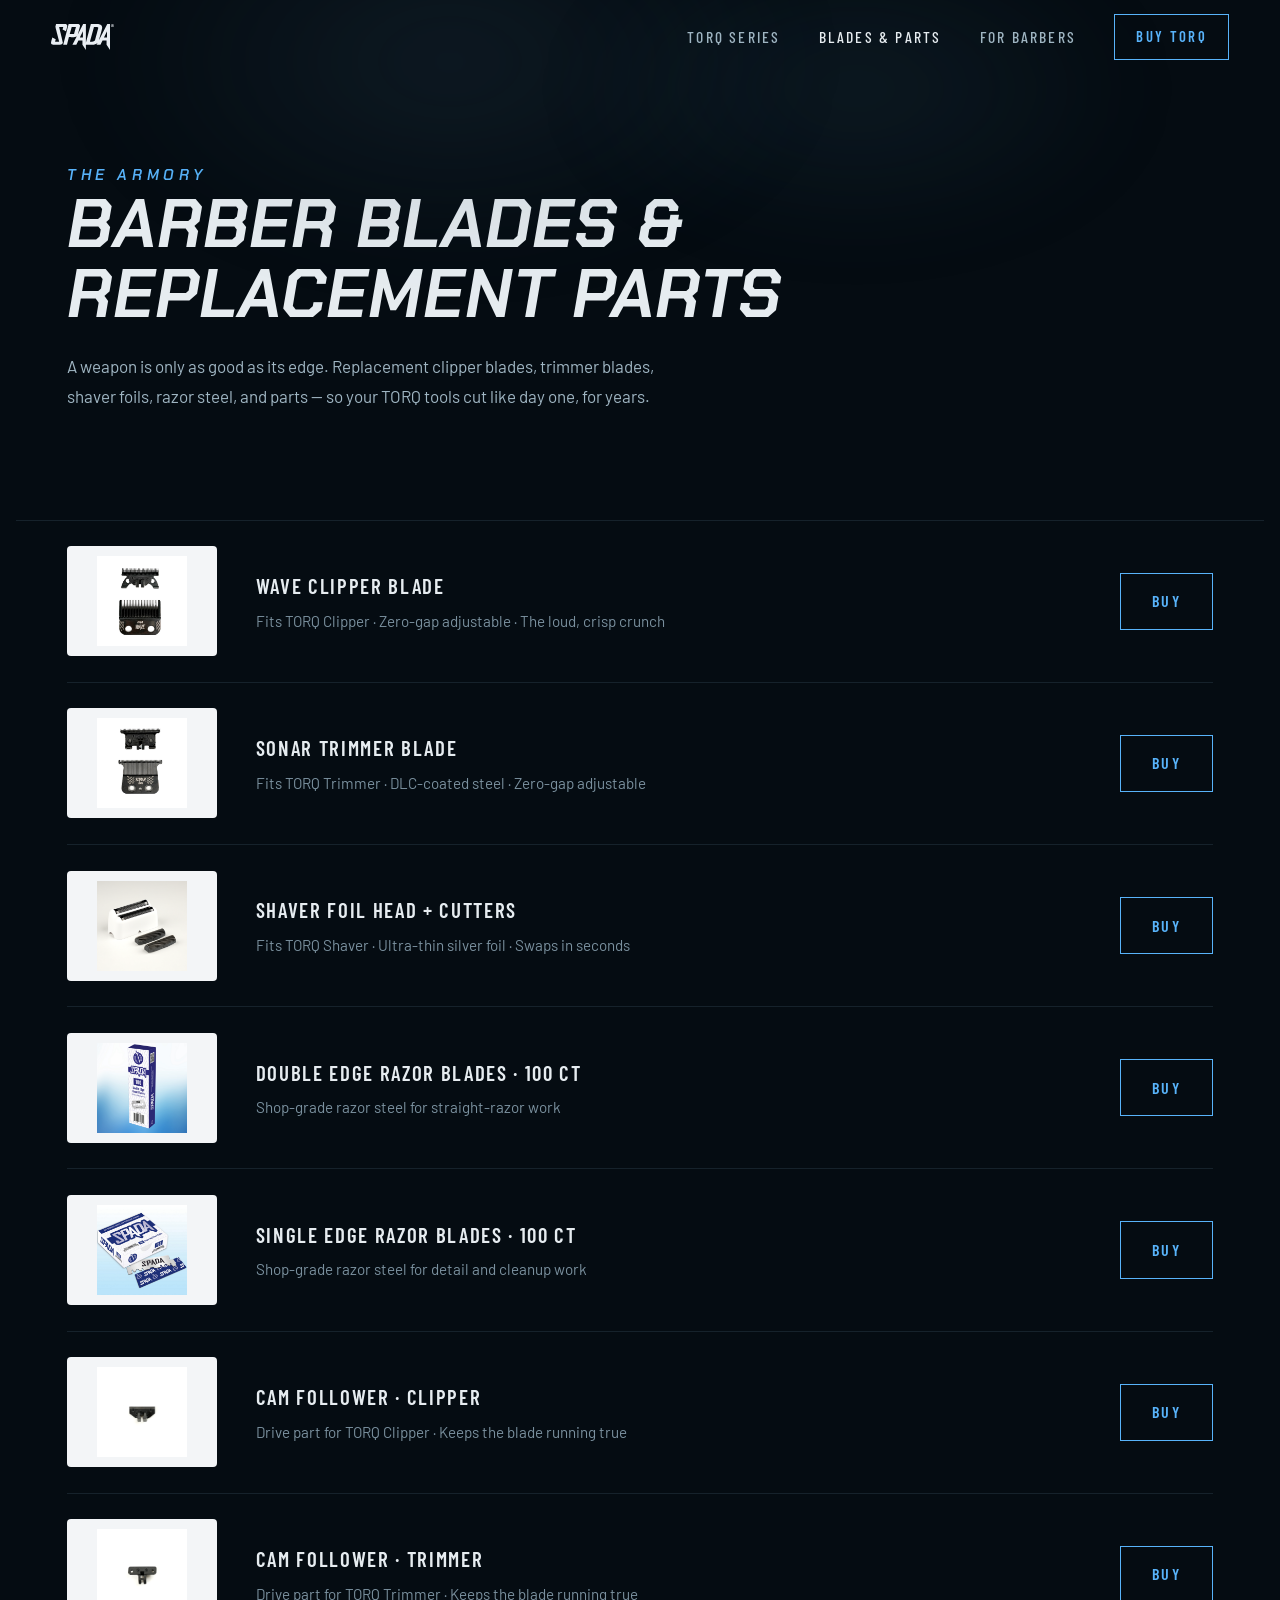
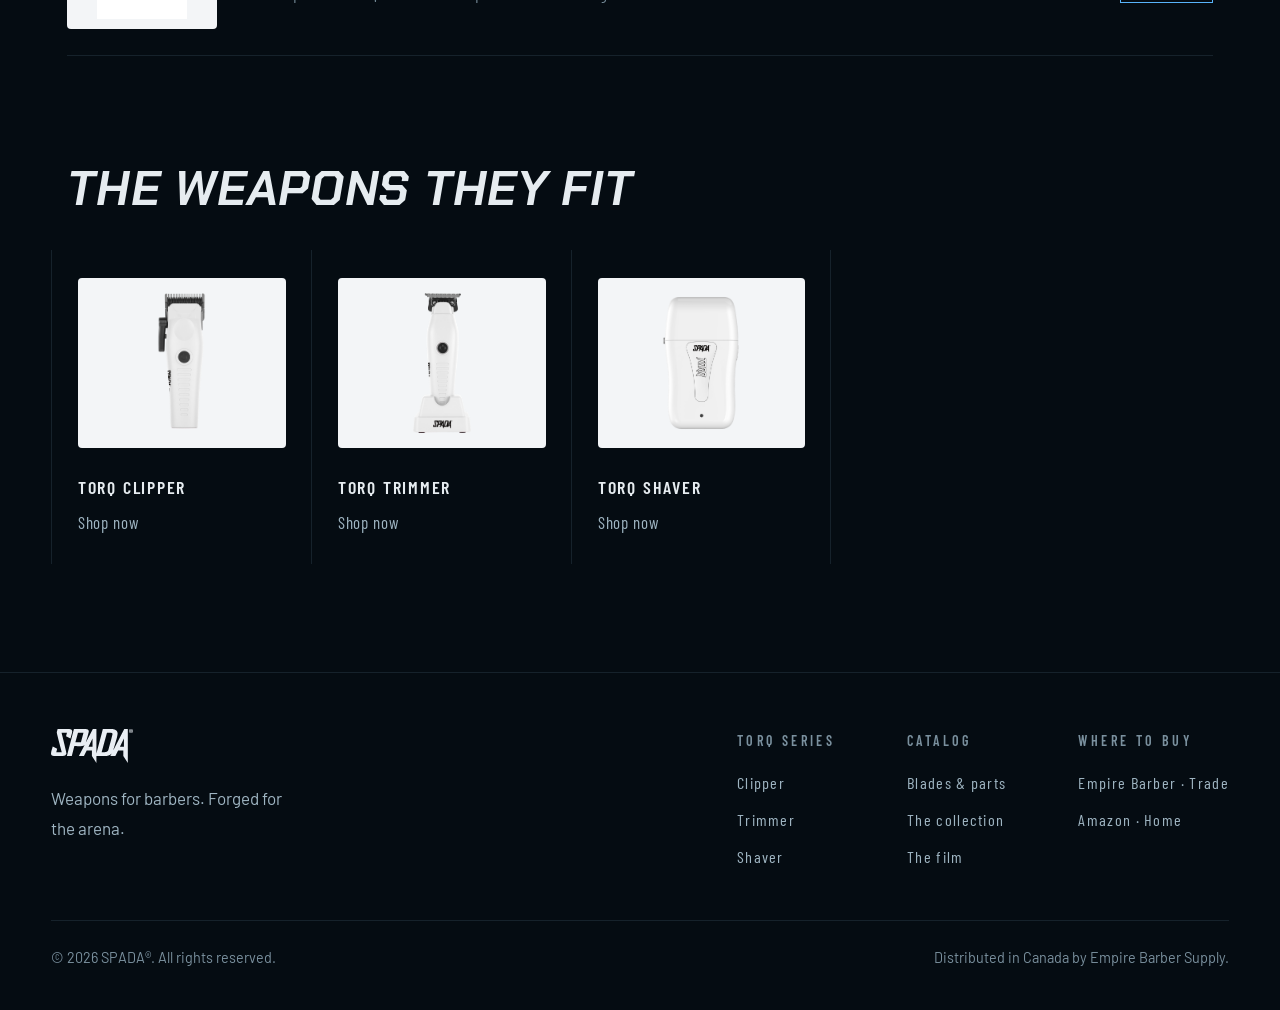
<file: accessories.html>
<!DOCTYPE html>
<html lang="en-CA">
<head>
<meta charset="UTF-8">
<meta name="viewport" content="width=device-width, initial-scale=1.0">
<title>Barber Clipper Blades &amp; Replacement Parts in Canada — WAVE, SONAR DLC, Foils | SPADA</title>
<meta name="description" content="Replacement steel for SPADA barber tools in Canada: WAVE zero-gap clipper blades, SONAR DLC trimmer blades, shaver foil heads and cutters, single and double edge razor blades (100 ct), and cam followers. Trade price at Empire Barber Supply, Amazon.ca for home.">
<meta name="keywords" content="clipper replacement blade, trimmer replacement blade, DLC trimmer blade, shaver foil replacement, barber razor blades, double edge razor blades 100, cam follower clipper, barber supplies Canada, SPADA blades">
<meta name="robots" content="index, follow">
<meta name="theme-color" content="#0a0f15">
<link rel="canonical" href="https://www.spadabarber.com/accessories.html">
<meta property="og:site_name" content="SPADA Barber">
<meta property="og:type" content="website">
<meta property="og:title" content="SPADA Blades &amp; Parts — Keep Your Steel Sharp">
<meta property="og:description" content="WAVE clipper blades, SONAR DLC trimmer blades, shaver foils, razor blades and drive parts for SPADA barber tools.">
<meta property="og:url" content="https://www.spadabarber.com/accessories.html">
<meta property="og:image" content="https://www.spadabarber.com/assets/images/renders/clipper-dock-34.png">
<meta name="twitter:card" content="summary_large_image">
<link rel="icon" type="image/svg+xml" href="assets/brand/favicon.svg">
<script type="application/ld+json">
{
  "@context": "https://schema.org",
  "@type": "ItemList",
  "name": "SPADA Blades and Replacement Parts",
  "itemListElement": [
    { "@type": "ListItem", "position": 1, "item": { "@type": "Product", "name": "SPADA WAVE Clipper Blade", "description": "Zero-gap adjustable replacement blade for the SPADA TORQ Clipper.", "brand": { "@type": "Brand", "name": "SPADA" }, "offers": { "@type": "Offer", "url": "https://www.empirebarber.ca/products/spada-wave-clipper-blade", "availability": "https://schema.org/InStock" } } },
    { "@type": "ListItem", "position": 2, "item": { "@type": "Product", "name": "SPADA SONAR Trimmer Blade", "description": "DLC-coated zero-gap replacement blade for the SPADA TORQ Trimmer.", "brand": { "@type": "Brand", "name": "SPADA" }, "offers": { "@type": "Offer", "url": "https://www.empirebarber.ca/products/spada-sonar-trimmer-blade", "availability": "https://schema.org/InStock" } } },
    { "@type": "ListItem", "position": 3, "item": { "@type": "Product", "name": "SPADA TORQ Shaver Foil Head and Cutters", "description": "Ultra-thin silver replacement foil head and cutters for the SPADA TORQ Shaver.", "brand": { "@type": "Brand", "name": "SPADA" }, "offers": { "@type": "Offer", "url": "https://www.empirebarber.ca/products/spada-torq-shaver-replacement-foil-head-and-cutters", "availability": "https://schema.org/InStock" } } },
    { "@type": "ListItem", "position": 4, "item": { "@type": "Product", "name": "SPADA Double Edge Razor Blades (100 ct)", "brand": { "@type": "Brand", "name": "SPADA" }, "offers": { "@type": "Offer", "url": "https://www.empirebarber.ca/products/spada-double-edge-razor-blade", "availability": "https://schema.org/InStock" } } },
    { "@type": "ListItem", "position": 5, "item": { "@type": "Product", "name": "SPADA Single Edge Razor Blades (100 ct)", "brand": { "@type": "Brand", "name": "SPADA" }, "offers": { "@type": "Offer", "url": "https://www.empirebarber.ca/products/spada-single-edge-razor-blade", "availability": "https://schema.org/InStock" } } }
  ]
}
</script>
<link rel="preconnect" href="https://fonts.googleapis.com">
<link rel="preconnect" href="https://fonts.gstatic.com" crossorigin>
<link href="https://fonts.googleapis.com/css2?family=Chakra+Petch:ital,wght@1,600;1,700&family=Barlow+Condensed:wght@500;600;700&family=Barlow:wght@400;500;600&display=swap" rel="stylesheet">
<link rel="stylesheet" href="css/main.css">
</head>
<body>

<a class="skip-link" href="#main">Skip to content</a>

<header class="nav">
  <a class="wordmark" href="index.html" aria-label="SPADA home"><img src="assets/brand/spada-logo-chrome.svg" alt="SPADA®" width="145" height="60"></a>
  <button class="menu-toggle" aria-expanded="false" aria-label="Menu">
    <span></span><span></span><span></span>
  </button>
  <ul class="nav-links">
    <li><a href="index.html#torq">TORQ Series</a></li>
    <li><a href="accessories.html" aria-current="page">Blades &amp; Parts</a></li>
    <li><a href="index.html#pro">For Barbers</a></li>
    <li><button class="btn btn-led" data-buy="collection">Buy TORQ</button></li>
  </ul>
</header>

<main id="main">

<section class="page-hero">
  <div class="fog-layer fog-a" style="top: -30%; left: 4%;"></div>
  <div class="fog-layer fog-b" style="top: -15%; right: 8%;"></div>
  <p class="blade-tag reveal">The armory</p>
  <h1 class="display reveal">Barber blades &amp; replacement parts<span class="visually-hidden"> in Canada</span></h1>
  <p class="lede reveal">A weapon is only as good as its edge. Replacement clipper blades, trimmer blades, shaver foils, razor steel, and parts — so your TORQ tools cut like day one, for years.</p>
</section>

<section class="catalog" aria-label="Blades and parts catalog">
  <div class="catalog-row reveal">
    <div class="thumb"><img src="assets/images/products/spada-wave-clipper-blade/00.png" width="1400" height="1400" alt="WAVE replacement clipper blade" loading="lazy"></div>
    <div>
      <h2>WAVE Clipper Blade</h2>
      <p class="fits">Fits TORQ Clipper · Zero-gap adjustable · The loud, crisp crunch</p>
    </div>
    <button class="btn btn-led" data-buy="wave-blade">Buy</button>
  </div>
  <div class="catalog-row reveal">
    <div class="thumb"><img src="assets/images/products/spada-sonar-trimmer-blade/00.png" width="1400" height="1400" alt="SONAR DLC replacement trimmer blade" loading="lazy"></div>
    <div>
      <h2>SONAR Trimmer Blade</h2>
      <p class="fits">Fits TORQ Trimmer · DLC-coated steel · Zero-gap adjustable</p>
    </div>
    <button class="btn btn-led" data-buy="sonar-blade">Buy</button>
  </div>
  <div class="catalog-row reveal">
    <div class="thumb"><img src="assets/images/products/spada-torq-shaver-replacement-foil-head-and-cutters/00.png" width="1400" height="1400" alt="TORQ Shaver replacement foil head and cutters" loading="lazy"></div>
    <div>
      <h2>Shaver Foil Head + Cutters</h2>
      <p class="fits">Fits TORQ Shaver · Ultra-thin silver foil · Swaps in seconds</p>
    </div>
    <button class="btn btn-led" data-buy="shaver-foil">Buy</button>
  </div>
  <div class="catalog-row reveal">
    <div class="thumb"><img src="assets/images/products/spada-double-edge-razor-blade/00.png" width="1400" height="1400" alt="Box of 100 SPADA double edge razor blades" loading="lazy"></div>
    <div>
      <h2>Double Edge Razor Blades · 100 ct</h2>
      <p class="fits">Shop-grade razor steel for straight-razor work</p>
    </div>
    <button class="btn btn-led" data-buy="double-edge">Buy</button>
  </div>
  <div class="catalog-row reveal">
    <div class="thumb"><img src="assets/images/products/spada-single-edge-razor-blade/00.png" width="1400" height="1400" alt="Box of 100 SPADA single edge razor blades" loading="lazy"></div>
    <div>
      <h2>Single Edge Razor Blades · 100 ct</h2>
      <p class="fits">Shop-grade razor steel for detail and cleanup work</p>
    </div>
    <button class="btn btn-led" data-buy="single-edge">Buy</button>
  </div>
  <div class="catalog-row reveal">
    <div class="thumb"><img src="assets/images/products/spada-cam-follower-for-clipper/00.png" width="1000" height="1000" alt="Cam follower replacement part for the TORQ Clipper" loading="lazy"></div>
    <div>
      <h2>Cam Follower · Clipper</h2>
      <p class="fits">Drive part for TORQ Clipper · Keeps the blade running true</p>
    </div>
    <button class="btn btn-led" data-buy="cam-clipper">Buy</button>
  </div>
  <div class="catalog-row reveal">
    <div class="thumb"><img src="assets/images/products/spada-cam-follower/00.png" width="1000" height="1000" alt="Cam follower replacement part for the TORQ Trimmer" loading="lazy"></div>
    <div>
      <h2>Cam Follower · Trimmer</h2>
      <p class="fits">Drive part for TORQ Trimmer · Keeps the blade running true</p>
    </div>
    <button class="btn btn-led" data-buy="cam-trimmer">Buy</button>
  </div>
</section>

<section class="cross-sell rack-section">
  <div class="rack-head">
    <h2 class="display reveal">The weapons they fit</h2>
  </div>
  <div class="rack reveal">
    <a class="rack-item" href="torq-clipper.html">
      <div class="rack-img"><img src="assets/images/renders/clipper-front.png" width="491" height="1400" alt="SPADA TORQ Clipper" loading="lazy"></div>
      <h3>TORQ Clipper</h3>
      <p class="price">Shop now</p>
    </a>
    <a class="rack-item" href="torq-trimmer.html">
      <div class="rack-img"><img src="assets/images/products/spada-torq-trimmer/00.png" width="1110" height="2675" alt="SPADA TORQ Trimmer" loading="lazy"></div>
      <h3>TORQ Trimmer</h3>
      <p class="price">Shop now</p>
    </a>
    <a class="rack-item" href="torq-shaver.html">
      <div class="rack-img"><img src="assets/images/renders/shaver-front.png" width="797" height="1400" alt="SPADA TORQ Shaver" loading="lazy"></div>
      <h3>TORQ Shaver</h3>
      <p class="price">Shop now</p>
    </a>
  </div>
</section>

</main>

<footer>
  <div class="footer-inner">
    <div>
      <a class="wordmark" href="index.html" aria-label="SPADA home"><img src="assets/brand/spada-logo-chrome.svg" alt="SPADA®" width="145" height="60"></a>
      <p class="lede" style="margin-top: 0.8rem; max-width: 30ch;">Weapons for barbers. Forged for the arena.</p>
    </div>
    <div class="footer-cols">
      <nav aria-label="TORQ Series">
        <p class="col-title">TORQ Series</p>
        <a href="torq-clipper.html">Clipper</a>
        <a href="torq-trimmer.html">Trimmer</a>
        <a href="torq-shaver.html">Shaver</a>
      </nav>
      <nav aria-label="Catalog">
        <p class="col-title">Catalog</p>
        <a href="accessories.html" aria-current="page">Blades &amp; parts</a>
        <a href="index.html#torq">The collection</a>
        <a href="index.html#film">The film</a>
      </nav>
      <nav aria-label="Buy">
        <p class="col-title">Where to buy</p>
        <a href="https://www.empirebarber.ca/collections/spada" target="_blank" rel="noopener">Empire Barber · Trade</a>
        <a href="https://www.amazon.ca/s?k=spada+barber" target="_blank" rel="noopener">Amazon · Home</a>
      </nav>
    </div>
  </div>
  <div class="footer-legal">
    <p>© 2026 SPADA®. All rights reserved.</p>
    <p>Distributed in Canada by Empire Barber Supply.</p>
  </div>
</footer>

<dialog class="buy-dialog" id="buy-dialog" aria-labelledby="buy-title">
  <div class="buy-dialog-inner">
    <button class="buy-close" aria-label="Close">✕</button>
    <p class="buy-product-name">TORQ Collection</p>
    <h2 id="buy-title">Choose your door</h2>
    <a class="door door-pro" data-door="empire" href="https://www.empirebarber.ca/collections/spada" target="_blank" rel="noopener">
      <span class="badge">Trade price</span>
      <h3 class="display">I cut for a living</h3>
      <p>Licensed pros buy direct from Empire Barber Supply at trade pricing.</p>
      <span class="door-cta">Enter Empire Barber <span class="arrow" aria-hidden="true">→</span></span>
    </a>
    <a class="door" data-door="amazon" href="https://www.amazon.ca/s?k=spada+barber" target="_blank" rel="noopener">
      <span class="badge">Fast shipping</span>
      <h3 class="display">For the home</h3>
      <p>Same steel, delivered by Amazon. No license required.</p>
      <span class="door-cta">Shop on Amazon <span class="arrow" aria-hidden="true">→</span></span>
    </a>
  </div>
</dialog>

<script src="js/main.js"></script>
</body>
</html>
</file>
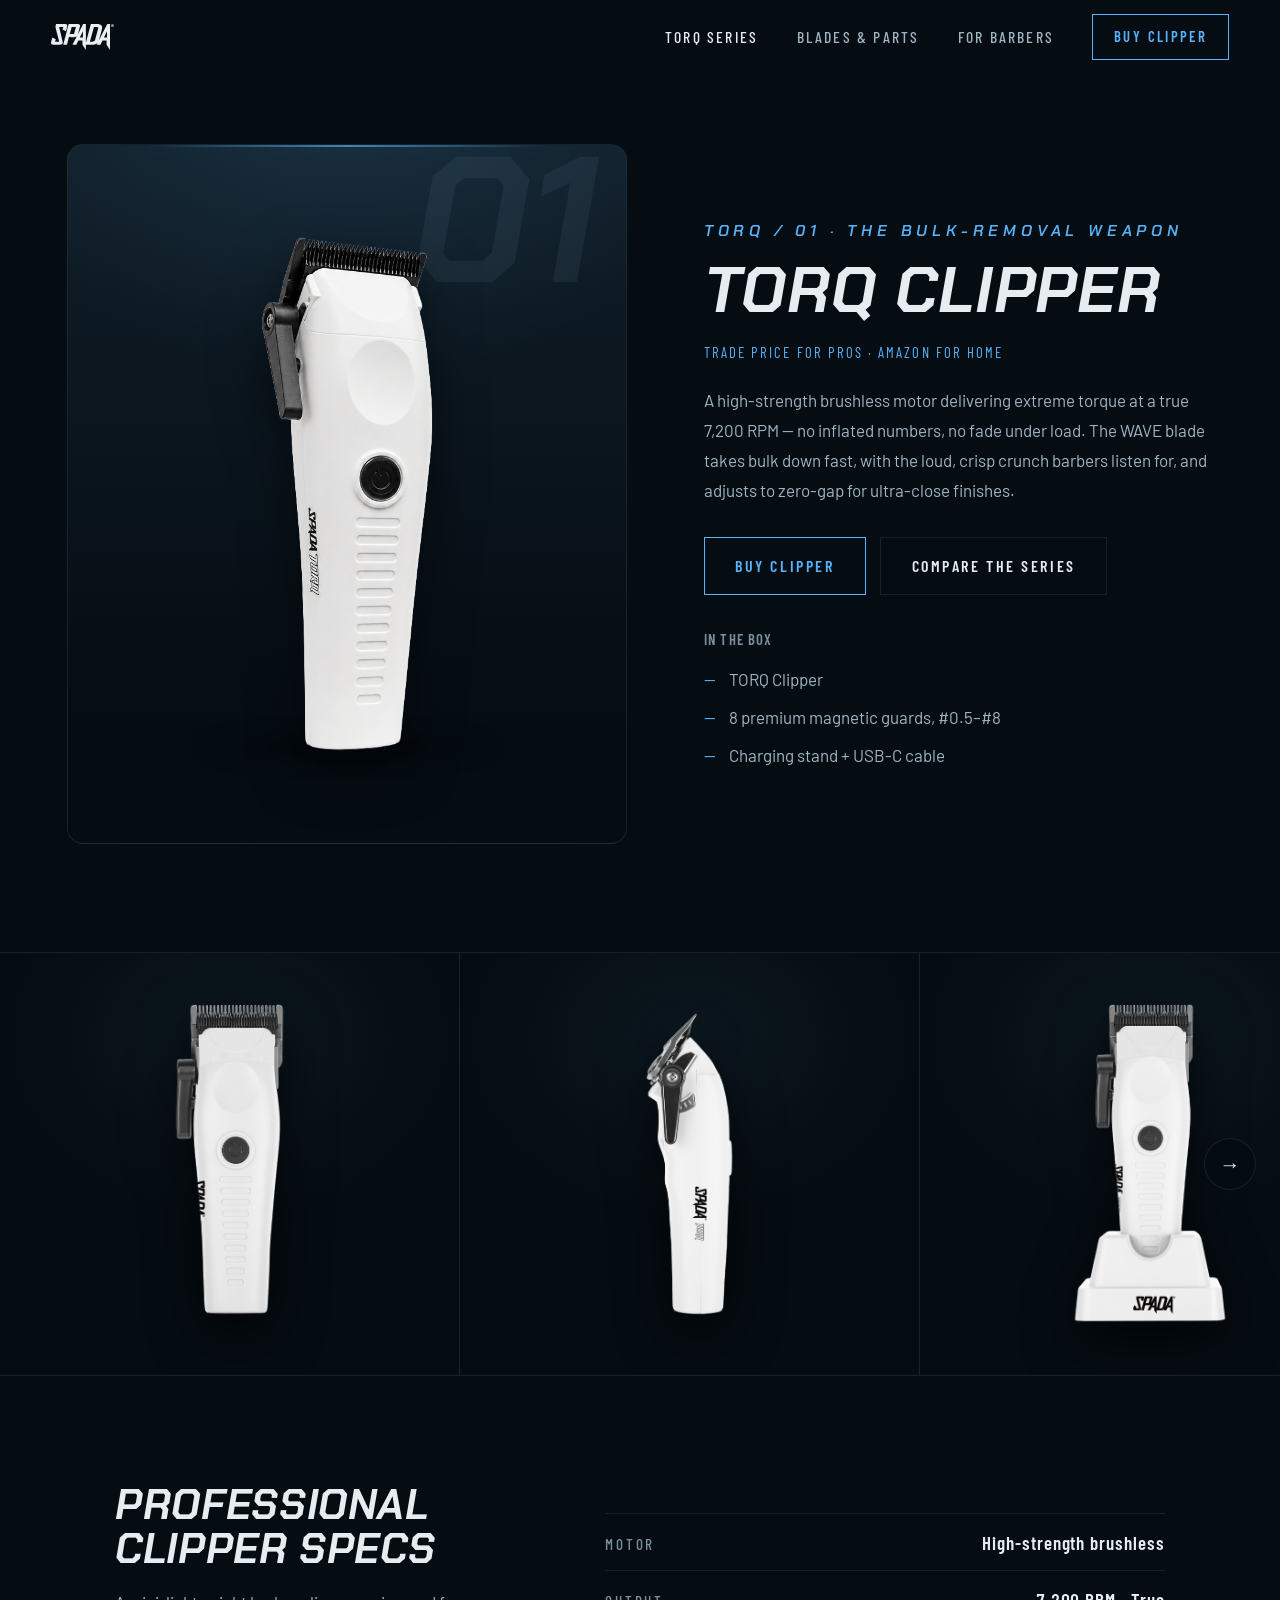
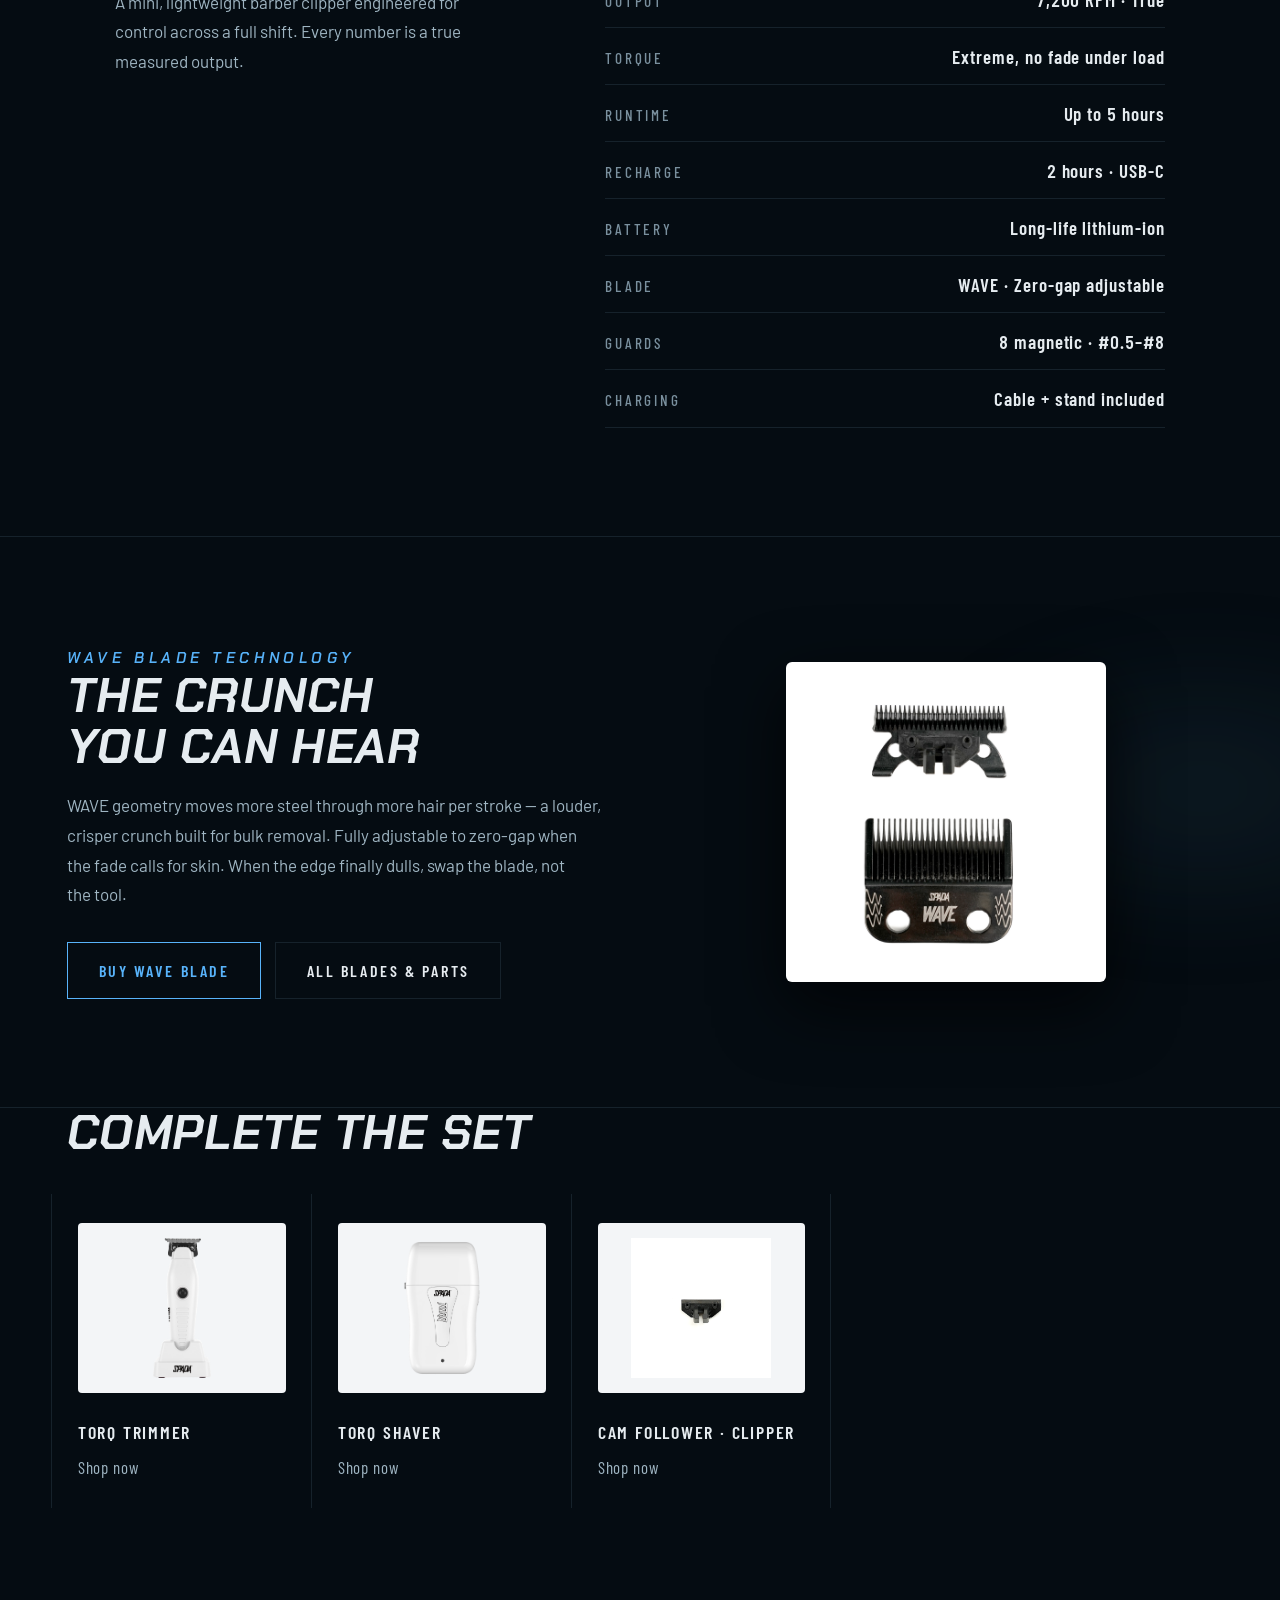
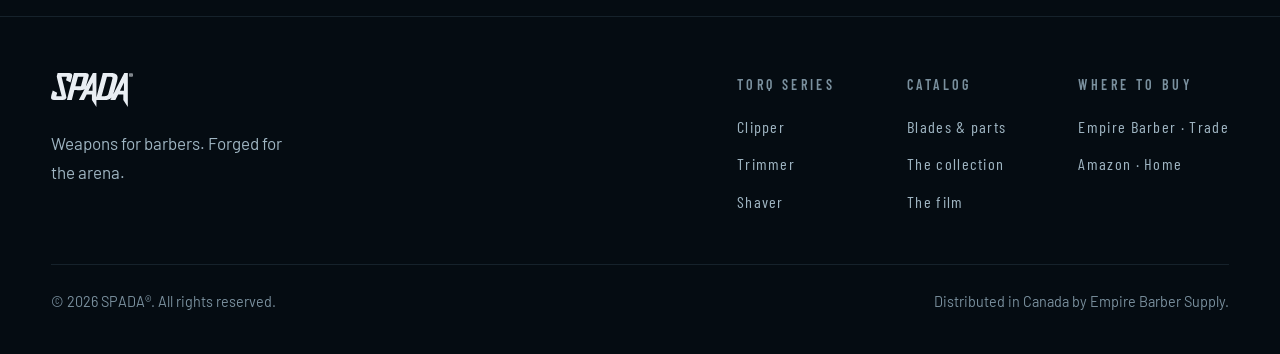
<file: torq-clipper.html>
<!DOCTYPE html>
<html lang="en-CA">
<head>
<meta charset="UTF-8">
<meta name="viewport" content="width=device-width, initial-scale=1.0">
<title>Best Professional Barber Clipper in Canada — SPADA TORQ | 7,200 RPM Brushless, Zero-Gap</title>
<meta name="description" content="The TORQ Clipper — professional cordless barber clipper built for Canada. High-torque brushless motor, true 7,200 RPM, WAVE zero-gap blade, 5-hour battery, 8 magnetic guards, USB-C. Trade price for licensed barbers at Empire Barber Supply, or on Amazon.ca.">
<meta name="keywords" content="best barber clipper Canada, best professional hair clippers, barber clipper, professional hair clipper, cordless clipper Canada, brushless clipper, zero gap clipper, clipper for fades, bulk removal clipper, SPADA TORQ Clipper">
<meta name="robots" content="index, follow">
<meta name="theme-color" content="#0a0f15">
<link rel="canonical" href="https://www.spadabarber.com/torq-clipper.html">
<meta property="og:site_name" content="SPADA Barber">
<meta property="og:type" content="product">
<meta property="og:title" content="Best Professional Barber Clipper in Canada — SPADA TORQ | 7,200 RPM Brushless">
<meta property="og:description" content="The bulk-removal weapon. Brushless torque, WAVE zero-gap blade, 5-hour endurance, 8 magnetic guards.">
<meta property="og:url" content="https://www.spadabarber.com/torq-clipper.html">
<meta property="og:image" content="https://www.spadabarber.com/assets/images/renders/clipper-dock-34.png">
<meta name="twitter:card" content="summary_large_image">
<meta name="twitter:title" content="Best Professional Barber Clipper in Canada — SPADA TORQ | 7,200 RPM Brushless">
<meta name="twitter:image" content="https://www.spadabarber.com/assets/images/renders/clipper-dock-34.png">
<link rel="icon" type="image/svg+xml" href="assets/brand/favicon.svg">
<script type="application/ld+json">
{
  "@context": "https://schema.org",
  "@type": "Product",
  "name": "SPADA TORQ Clipper",
  "brand": { "@type": "Brand", "name": "SPADA" },
  "category": "Professional Barber Clippers",
  "image": [
    "https://www.spadabarber.com/assets/images/renders/clipper-dock-34.png",
    "https://www.spadabarber.com/assets/images/renders/clipper-front.png",
    "https://www.spadabarber.com/assets/images/renders/clipper-side.png"
  ],
  "description": "Professional cordless barber clipper with a high-strength brushless motor delivering extreme torque at a true 7,200 RPM. WAVE zero-gap adjustable blade for bulk removal and ultra-close fades, 5-hour lithium-ion battery, 2-hour USB-C recharge, 8 premium magnetic guards (#0.5–#8), charging stand and cable included.",
  "offers": {
    "@type": "Offer",
    "url": "https://www.empirebarber.ca/products/spada-torq-clipper",
    "availability": "https://schema.org/InStock",
    "seller": { "@type": "Organization", "name": "Empire Barber Supply" }
  }
}
</script>
<script type="application/ld+json">
{
  "@context": "https://schema.org",
  "@type": "BreadcrumbList",
  "itemListElement": [
    { "@type": "ListItem", "position": 1, "name": "SPADA Barber", "item": "https://www.spadabarber.com/" },
    { "@type": "ListItem", "position": 2, "name": "TORQ Clipper", "item": "https://www.spadabarber.com/torq-clipper.html" }
  ]
}
</script>
<link rel="preconnect" href="https://fonts.googleapis.com">
<link rel="preconnect" href="https://fonts.gstatic.com" crossorigin>
<link href="https://fonts.googleapis.com/css2?family=Chakra+Petch:ital,wght@1,600;1,700&family=Barlow+Condensed:wght@500;600;700&family=Barlow:wght@400;500;600&display=swap" rel="stylesheet">
<link rel="stylesheet" href="css/main.css">
</head>
<body>

<a class="skip-link" href="#main">Skip to content</a>

<header class="nav">
  <a class="wordmark" href="index.html" aria-label="SPADA home"><img src="assets/brand/spada-logo-chrome.svg" alt="SPADA®" width="145" height="60"></a>
  <button class="menu-toggle" aria-expanded="false" aria-label="Menu">
    <span></span><span></span><span></span>
  </button>
  <ul class="nav-links">
    <li><a href="index.html#torq" aria-current="page">TORQ Series</a></li>
    <li><a href="accessories.html">Blades &amp; Parts</a></li>
    <li><a href="index.html#pro">For Barbers</a></li>
    <li><button class="btn btn-led" data-buy="torq-clipper">Buy Clipper</button></li>
  </ul>
</header>

<main id="main">

<section class="pdp-hero">
  <figure class="vitrine vitrine--hero reveal-stage">
    <span class="vitrine-index" aria-hidden="true">01</span>
    <img class="product" src="assets/images/renders/clipper-front-v2.png" alt="SPADA TORQ professional cordless barber clipper, front angle" width="301" height="907" fetchpriority="high">
  </figure>
  <div class="pdp-copy">
    <p class="blade-tag reveal">TORQ / 01 · The bulk-removal weapon</p>
    <h1 class="display reveal">TORQ Clipper<span class="visually-hidden"> — Professional Cordless Barber Clipper</span></h1>
    <p class="price-line reveal">
      <span class="trade">Trade price for pros · Amazon for home</span>
    </p>
    <p class="pitch reveal">A high-strength brushless motor delivering extreme torque at a true 7,200 RPM — no inflated numbers, no fade under load. The WAVE blade takes bulk down fast, with the loud, crisp crunch barbers listen for, and adjusts to zero-gap for ultra-close finishes.</p>
    <div class="pdp-ctas reveal">
      <button class="btn btn-led" data-buy="torq-clipper">Buy Clipper</button>
      <a class="btn" href="index.html#torq">Compare the series</a>
    </div>
    <div class="in-the-box reveal">
      <p class="stat-voice" style="color: var(--fog-dim); font-size: 0.92rem;">In the box</p>
      <ul>
        <li>TORQ Clipper</li>
        <li>8 premium magnetic guards, #0.5–#8</li>
        <li>Charging stand + USB-C cable</li>
      </ul>
    </div>
  </div>
</section>

<div class="pdp-gallery">
  <button class="strip-nav strip-prev" type="button" aria-label="Previous image">&#8592;</button>
  <div class="pdp-strip" aria-label="TORQ Clipper gallery" tabindex="0">
    <figure><img src="assets/images/renders/clipper-front.png" width="491" height="1400" alt="TORQ Clipper, front view of the cordless barber clipper" loading="lazy"></figure>
    <figure><img src="assets/images/renders/clipper-side.png" width="397" height="1400" alt="TORQ Clipper, side profile with zero-gap taper lever" loading="lazy"></figure>
    <figure><img src="assets/images/renders/clipper-dock-front.png" width="700" height="1400" alt="TORQ Clipper front view on its USB-C charging dock" loading="lazy"></figure>
    <figure><img src="assets/images/renders/clipper-back.png" width="506" height="1400" alt="TORQ Clipper, rear grip and blade view" loading="lazy"></figure>
  </div>
  <button class="strip-nav strip-next" type="button" aria-label="Next image">&#8594;</button>
</div>

<section class="pdp-specs">
  <div>
    <h2 class="display reveal">Professional clipper specs</h2>
    <p class="lede reveal">A mini, lightweight barber clipper engineered for control across a full shift. Every number is a true measured output.</p>
  </div>
  <dl class="spec-plaque reveal">
    <div><dt>Motor</dt><dd>High-strength brushless</dd></div>
    <div><dt>Output</dt><dd>7,200 RPM · True</dd></div>
    <div><dt>Torque</dt><dd>Extreme, no fade under load</dd></div>
    <div><dt>Runtime</dt><dd>Up to 5 hours</dd></div>
    <div><dt>Recharge</dt><dd>2 hours · USB-C</dd></div>
    <div><dt>Battery</dt><dd>Long-life lithium-ion</dd></div>
    <div><dt>Blade</dt><dd>WAVE · Zero-gap adjustable</dd></div>
    <div><dt>Guards</dt><dd>8 magnetic · #0.5–#8</dd></div>
    <div><dt>Charging</dt><dd>Cable + stand included</dd></div>
  </dl>
</section>

<section class="tech-band">
  <div class="fog-layer fog-b" style="top: 15%; right: -18%;"></div>
  <div class="tech-inner">
    <div>
      <p class="blade-tag reveal">WAVE blade technology</p>
      <h2 class="display reveal">The crunch you can hear</h2>
      <p class="lede reveal">WAVE geometry moves more steel through more hair per stroke — a louder, crisper crunch built for bulk removal. Fully adjustable to zero-gap when the fade calls for skin. When the edge finally dulls, swap the blade, not the tool.</p>
      <div class="showcase-ctas reveal">
        <button class="btn btn-led" data-buy="wave-blade">Buy WAVE blade</button>
        <a class="btn" href="accessories.html">All blades &amp; parts</a>
      </div>
    </div>
    <img class="reveal-stage" src="assets/images/products/spada-wave-clipper-blade/00.png" width="1400" height="1400" alt="WAVE replacement clipper blade, zero-gap adjustable" loading="lazy">
  </div>
</section>

<section class="cross-sell rack-section">
  <div class="rack-head">
    <h2 class="display reveal">Complete the set</h2>
  </div>
  <div class="rack reveal">
    <a class="rack-item" href="torq-trimmer.html">
      <div class="rack-img"><img src="assets/images/products/spada-torq-trimmer/00.png" width="1110" height="2675" alt="SPADA TORQ Trimmer" loading="lazy"></div>
      <h3>TORQ Trimmer</h3>
      <p class="price">Shop now</p>
    </a>
    <a class="rack-item" href="torq-shaver.html">
      <div class="rack-img"><img src="assets/images/renders/shaver-front.png" width="797" height="1400" alt="SPADA TORQ Shaver" loading="lazy"></div>
      <h3>TORQ Shaver</h3>
      <p class="price">Shop now</p>
    </a>
    <a class="rack-item" href="accessories.html">
      <div class="rack-img"><img src="assets/images/products/spada-cam-follower-for-clipper/00.png" width="1000" height="1000" alt="Cam follower for the TORQ Clipper" loading="lazy"></div>
      <h3>Cam Follower · Clipper</h3>
      <p class="price">Shop now</p>
    </a>
  </div>
</section>

</main>

<footer>
  <div class="footer-inner">
    <div>
      <a class="wordmark" href="index.html" aria-label="SPADA home"><img src="assets/brand/spada-logo-chrome.svg" alt="SPADA®" width="145" height="60"></a>
      <p class="lede" style="margin-top: 0.8rem; max-width: 30ch;">Weapons for barbers. Forged for the arena.</p>
    </div>
    <div class="footer-cols">
      <nav aria-label="TORQ Series">
        <p class="col-title">TORQ Series</p>
        <a href="torq-clipper.html" aria-current="page">Clipper</a>
        <a href="torq-trimmer.html">Trimmer</a>
        <a href="torq-shaver.html">Shaver</a>
      </nav>
      <nav aria-label="Catalog">
        <p class="col-title">Catalog</p>
        <a href="accessories.html">Blades &amp; parts</a>
        <a href="index.html#torq">The collection</a>
        <a href="index.html#film">The film</a>
      </nav>
      <nav aria-label="Buy">
        <p class="col-title">Where to buy</p>
        <a href="https://www.empirebarber.ca/collections/spada" target="_blank" rel="noopener">Empire Barber · Trade</a>
        <a href="https://www.amazon.ca/s?k=spada+barber" target="_blank" rel="noopener">Amazon · Home</a>
      </nav>
    </div>
  </div>
  <div class="footer-legal">
    <p>© 2026 SPADA®. All rights reserved.</p>
    <p>Distributed in Canada by Empire Barber Supply.</p>
  </div>
</footer>

<dialog class="buy-dialog" id="buy-dialog" aria-labelledby="buy-title">
  <div class="buy-dialog-inner">
    <button class="buy-close" aria-label="Close">✕</button>
    <p class="buy-product-name">TORQ Clipper</p>
    <h2 id="buy-title">Choose your door</h2>
    <a class="door door-pro" data-door="empire" href="https://www.empirebarber.ca/products/spada-torq-clipper" target="_blank" rel="noopener">
      <span class="badge">Trade price</span>
      <h3 class="display">I cut for a living</h3>
      <p>Licensed pros buy direct from Empire Barber Supply at trade pricing.</p>
      <span class="door-cta">Enter Empire Barber <span class="arrow" aria-hidden="true">→</span></span>
    </a>
    <a class="door" data-door="amazon" href="https://www.amazon.ca/s?k=spada+torq+clipper" target="_blank" rel="noopener">
      <span class="badge">Fast shipping</span>
      <h3 class="display">For the home</h3>
      <p>Same steel, delivered by Amazon. No license required.</p>
      <span class="door-cta">Shop on Amazon <span class="arrow" aria-hidden="true">→</span></span>
    </a>
  </div>
</dialog>

<script src="js/main.js"></script>
</body>
</html>
</file>
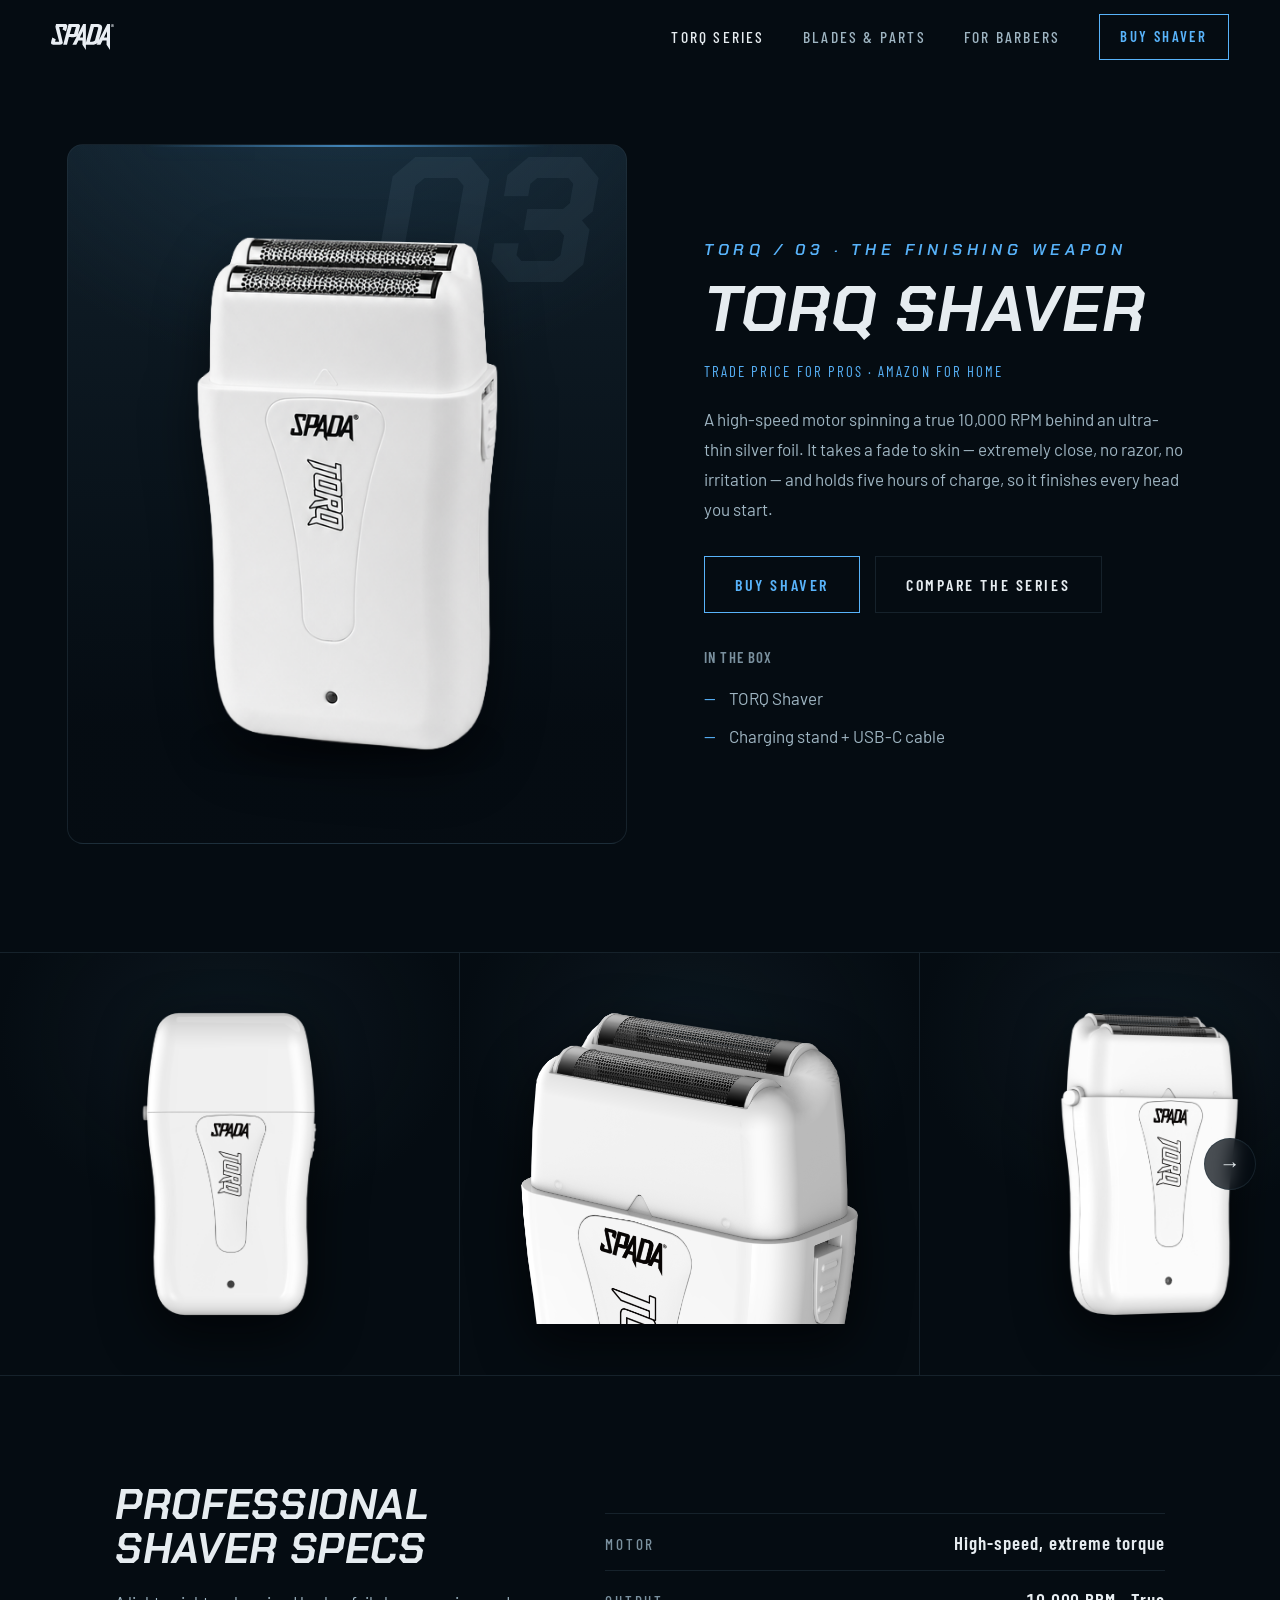
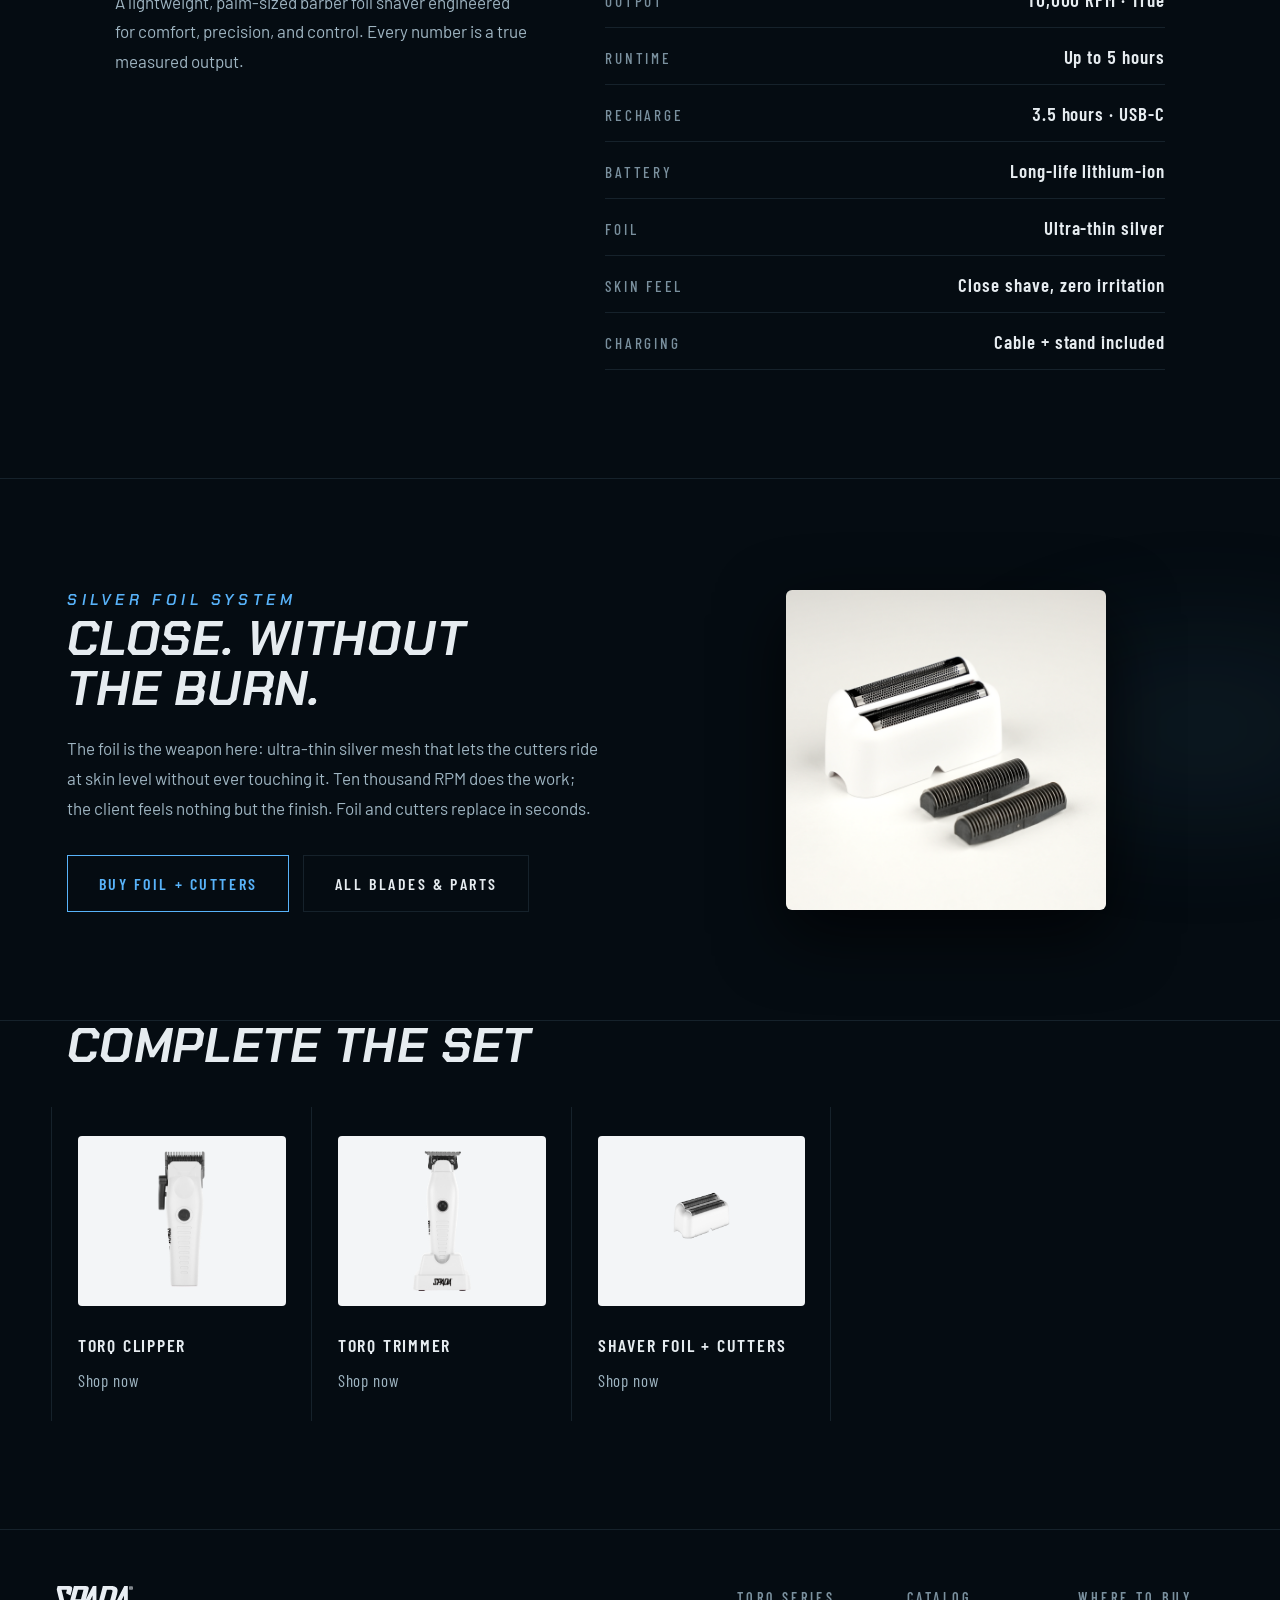
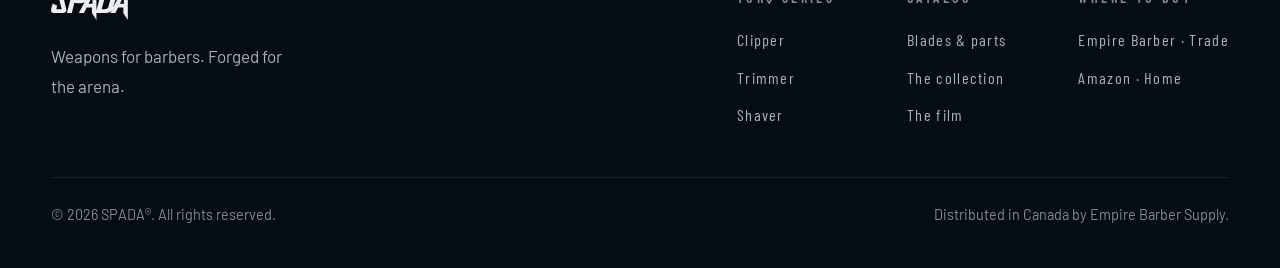
<file: torq-shaver.html>
<!DOCTYPE html>
<html lang="en-CA">
<head>
<meta charset="UTF-8">
<meta name="viewport" content="width=device-width, initial-scale=1.0">
<title>Best Professional Foil Shaver for Barbers in Canada — SPADA TORQ | 10,000 RPM, Cordless</title>
<meta name="description" content="The TORQ Shaver — professional cordless foil shaver for Canadian barbers. True 10,000 RPM motor, ultra-thin silver foil for a skin-close, irritation-free finish on bald fades, 5-hour battery, USB-C. Trade price at Empire Barber Supply, or on Amazon.ca.">
<meta name="keywords" content="best foil shaver Canada, best barber shaver, best shaver for bald fades, foil shaver barber, professional foil shaver, bald fade shaver, cordless shaver Canada, skin fade finishing shaver, SPADA TORQ Shaver">
<meta name="robots" content="index, follow">
<meta name="theme-color" content="#0a0f15">
<link rel="canonical" href="https://www.spadabarber.com/torq-shaver.html">
<meta property="og:site_name" content="SPADA Barber">
<meta property="og:type" content="product">
<meta property="og:title" content="Best Professional Foil Shaver for Barbers in Canada — SPADA TORQ | 10,000 RPM">
<meta property="og:description" content="The finishing weapon. 10,000 RPM behind an ultra-thin silver foil — close, irritation-free, five-hour endurance.">
<meta property="og:url" content="https://www.spadabarber.com/torq-shaver.html">
<meta property="og:image" content="https://www.spadabarber.com/assets/images/renders/shaver-dock-34.png">
<meta name="twitter:card" content="summary_large_image">
<meta name="twitter:title" content="Best Professional Foil Shaver for Barbers in Canada — SPADA TORQ | 10,000 RPM">
<meta name="twitter:image" content="https://www.spadabarber.com/assets/images/renders/shaver-dock-34.png">
<link rel="icon" type="image/svg+xml" href="assets/brand/favicon.svg">
<script type="application/ld+json">
{
  "@context": "https://schema.org",
  "@type": "Product",
  "name": "SPADA TORQ Shaver",
  "brand": { "@type": "Brand", "name": "SPADA" },
  "category": "Professional Foil Shavers",
  "image": [
    "https://www.spadabarber.com/assets/images/renders/shaver-dock-34.png",
    "https://www.spadabarber.com/assets/images/renders/shaver-front.png",
    "https://www.spadabarber.com/assets/images/renders/shaver-foil-macro.png"
  ],
  "description": "Professional cordless foil shaver for barbers. High-speed motor at a true 10,000 RPM behind an ultra-thin silver foil for an extremely close, irritation-free finish. 5-hour lithium-ion battery, 3.5-hour USB-C recharge, charging stand and cable included.",
  "offers": {
    "@type": "Offer",
    "url": "https://www.empirebarber.ca/products/spada-torq-shaver",
    "availability": "https://schema.org/InStock",
    "seller": { "@type": "Organization", "name": "Empire Barber Supply" }
  }
}
</script>
<script type="application/ld+json">
{
  "@context": "https://schema.org",
  "@type": "BreadcrumbList",
  "itemListElement": [
    { "@type": "ListItem", "position": 1, "name": "SPADA Barber", "item": "https://www.spadabarber.com/" },
    { "@type": "ListItem", "position": 2, "name": "TORQ Shaver", "item": "https://www.spadabarber.com/torq-shaver.html" }
  ]
}
</script>
<link rel="preconnect" href="https://fonts.googleapis.com">
<link rel="preconnect" href="https://fonts.gstatic.com" crossorigin>
<link href="https://fonts.googleapis.com/css2?family=Chakra+Petch:ital,wght@1,600;1,700&family=Barlow+Condensed:wght@500;600;700&family=Barlow:wght@400;500;600&display=swap" rel="stylesheet">
<link rel="stylesheet" href="css/main.css">
</head>
<body>

<a class="skip-link" href="#main">Skip to content</a>

<header class="nav">
  <a class="wordmark" href="index.html" aria-label="SPADA home"><img src="assets/brand/spada-logo-chrome.svg" alt="SPADA®" width="145" height="60"></a>
  <button class="menu-toggle" aria-expanded="false" aria-label="Menu">
    <span></span><span></span><span></span>
  </button>
  <ul class="nav-links">
    <li><a href="index.html#torq" aria-current="page">TORQ Series</a></li>
    <li><a href="accessories.html">Blades &amp; Parts</a></li>
    <li><a href="index.html#pro">For Barbers</a></li>
    <li><button class="btn btn-led" data-buy="torq-shaver">Buy Shaver</button></li>
  </ul>
</header>

<main id="main">

<section class="pdp-hero">
  <figure class="vitrine vitrine--hero reveal-stage">
    <span class="vitrine-index" aria-hidden="true">03</span>
    <img class="product" src="assets/images/renders/shaver-front-v2.png" alt="SPADA TORQ professional foil shaver for barbers, front angle" width="363" height="621" fetchpriority="high">
  </figure>
  <div class="pdp-copy">
    <p class="blade-tag reveal">TORQ / 03 · The finishing weapon</p>
    <h1 class="display reveal">TORQ Shaver<span class="visually-hidden"> — Professional Foil Shaver for Barbers</span></h1>
    <p class="price-line reveal">
      <span class="trade">Trade price for pros · Amazon for home</span>
    </p>
    <p class="pitch reveal">A high-speed motor spinning a true 10,000 RPM behind an ultra-thin silver foil. It takes a fade to skin — extremely close, no razor, no irritation — and holds five hours of charge, so it finishes every head you start.</p>
    <div class="pdp-ctas reveal">
      <button class="btn btn-led" data-buy="torq-shaver">Buy Shaver</button>
      <a class="btn" href="index.html#torq">Compare the series</a>
    </div>
    <div class="in-the-box reveal">
      <p class="stat-voice" style="color: var(--fog-dim); font-size: 0.92rem;">In the box</p>
      <ul>
        <li>TORQ Shaver</li>
        <li>Charging stand + USB-C cable</li>
      </ul>
    </div>
  </div>
</section>

<div class="pdp-gallery">
  <button class="strip-nav strip-prev" type="button" aria-label="Previous image">&#8592;</button>
  <div class="pdp-strip" aria-label="TORQ Shaver gallery" tabindex="0">
    <figure><img src="assets/images/renders/shaver-front.png" width="797" height="1400" alt="TORQ Shaver, front view of the barber foil shaver" loading="lazy"></figure>
    <figure><img src="assets/images/renders/shaver-foil-macro.png" width="1400" height="1251" alt="TORQ Shaver ultra-thin silver foil head, macro detail" loading="lazy"></figure>
    <figure><img src="assets/images/renders/shaver-34.png" width="819" height="1400" alt="TORQ Shaver, three-quarter view" loading="lazy"></figure>
    <figure><img src="assets/images/renders/shaver-angled.png" width="772" height="1400" alt="TORQ Shaver, angled profile" loading="lazy"></figure>
    <figure><img src="assets/images/renders/shaver-back.png" width="797" height="1400" alt="TORQ Shaver, rear view" loading="lazy"></figure>
  </div>
  <button class="strip-nav strip-next" type="button" aria-label="Next image">&#8594;</button>
</div>

<section class="pdp-specs">
  <div>
    <h2 class="display reveal">Professional shaver specs</h2>
    <p class="lede reveal">A lightweight, palm-sized barber foil shaver engineered for comfort, precision, and control. Every number is a true measured output.</p>
  </div>
  <dl class="spec-plaque reveal">
    <div><dt>Motor</dt><dd>High-speed, extreme torque</dd></div>
    <div><dt>Output</dt><dd>10,000 RPM · True</dd></div>
    <div><dt>Runtime</dt><dd>Up to 5 hours</dd></div>
    <div><dt>Recharge</dt><dd>3.5 hours · USB-C</dd></div>
    <div><dt>Battery</dt><dd>Long-life lithium-ion</dd></div>
    <div><dt>Foil</dt><dd>Ultra-thin silver</dd></div>
    <div><dt>Skin feel</dt><dd>Close shave, zero irritation</dd></div>
    <div><dt>Charging</dt><dd>Cable + stand included</dd></div>
  </dl>
</section>

<section class="tech-band">
  <div class="fog-layer fog-b" style="top: 15%; right: -18%;"></div>
  <div class="tech-inner">
    <div>
      <p class="blade-tag reveal">Silver foil system</p>
      <h2 class="display reveal">Close. Without the burn.</h2>
      <p class="lede reveal">The foil is the weapon here: ultra-thin silver mesh that lets the cutters ride at skin level without ever touching it. Ten thousand RPM does the work; the client feels nothing but the finish. Foil and cutters replace in seconds.</p>
      <div class="showcase-ctas reveal">
        <button class="btn btn-led" data-buy="shaver-foil">Buy foil + cutters</button>
        <a class="btn" href="accessories.html">All blades &amp; parts</a>
      </div>
    </div>
    <img class="reveal-stage" src="assets/images/products/spada-torq-shaver-replacement-foil-head-and-cutters/00.png" width="1400" height="1400" alt="TORQ Shaver replacement foil head and cutters" loading="lazy">
  </div>
</section>

<section class="cross-sell rack-section">
  <div class="rack-head">
    <h2 class="display reveal">Complete the set</h2>
  </div>
  <div class="rack reveal">
    <a class="rack-item" href="torq-clipper.html">
      <div class="rack-img"><img src="assets/images/renders/clipper-front.png" width="491" height="1400" alt="SPADA TORQ Clipper" loading="lazy"></div>
      <h3>TORQ Clipper</h3>
      <p class="price">Shop now</p>
    </a>
    <a class="rack-item" href="torq-trimmer.html">
      <div class="rack-img"><img src="assets/images/products/spada-torq-trimmer/00.png" width="1110" height="2675" alt="SPADA TORQ Trimmer" loading="lazy"></div>
      <h3>TORQ Trimmer</h3>
      <p class="price">Shop now</p>
    </a>
    <a class="rack-item" href="accessories.html">
      <div class="rack-img"><img src="assets/images/products/spada-torq-shaver-replacement-foil-head-and-cutters/01.png" width="1400" height="1826" alt="Replacement foil head for the TORQ Shaver" loading="lazy"></div>
      <h3>Shaver Foil + Cutters</h3>
      <p class="price">Shop now</p>
    </a>
  </div>
</section>

</main>

<footer>
  <div class="footer-inner">
    <div>
      <a class="wordmark" href="index.html" aria-label="SPADA home"><img src="assets/brand/spada-logo-chrome.svg" alt="SPADA®" width="145" height="60"></a>
      <p class="lede" style="margin-top: 0.8rem; max-width: 30ch;">Weapons for barbers. Forged for the arena.</p>
    </div>
    <div class="footer-cols">
      <nav aria-label="TORQ Series">
        <p class="col-title">TORQ Series</p>
        <a href="torq-clipper.html">Clipper</a>
        <a href="torq-trimmer.html">Trimmer</a>
        <a href="torq-shaver.html" aria-current="page">Shaver</a>
      </nav>
      <nav aria-label="Catalog">
        <p class="col-title">Catalog</p>
        <a href="accessories.html">Blades &amp; parts</a>
        <a href="index.html#torq">The collection</a>
        <a href="index.html#film">The film</a>
      </nav>
      <nav aria-label="Buy">
        <p class="col-title">Where to buy</p>
        <a href="https://www.empirebarber.ca/collections/spada" target="_blank" rel="noopener">Empire Barber · Trade</a>
        <a href="https://www.amazon.ca/s?k=spada+barber" target="_blank" rel="noopener">Amazon · Home</a>
      </nav>
    </div>
  </div>
  <div class="footer-legal">
    <p>© 2026 SPADA®. All rights reserved.</p>
    <p>Distributed in Canada by Empire Barber Supply.</p>
  </div>
</footer>

<dialog class="buy-dialog" id="buy-dialog" aria-labelledby="buy-title">
  <div class="buy-dialog-inner">
    <button class="buy-close" aria-label="Close">✕</button>
    <p class="buy-product-name">TORQ Shaver</p>
    <h2 id="buy-title">Choose your door</h2>
    <a class="door door-pro" data-door="empire" href="https://www.empirebarber.ca/products/spada-torq-shaver" target="_blank" rel="noopener">
      <span class="badge">Trade price</span>
      <h3 class="display">I cut for a living</h3>
      <p>Licensed pros buy direct from Empire Barber Supply at trade pricing.</p>
      <span class="door-cta">Enter Empire Barber <span class="arrow" aria-hidden="true">→</span></span>
    </a>
    <a class="door" data-door="amazon" href="https://www.amazon.ca/s?k=spada+torq+shaver" target="_blank" rel="noopener">
      <span class="badge">Fast shipping</span>
      <h3 class="display">For the home</h3>
      <p>Same steel, delivered by Amazon. No license required.</p>
      <span class="door-cta">Shop on Amazon <span class="arrow" aria-hidden="true">→</span></span>
    </a>
  </div>
</dialog>

<script src="js/main.js"></script>
</body>
</html>
</file>
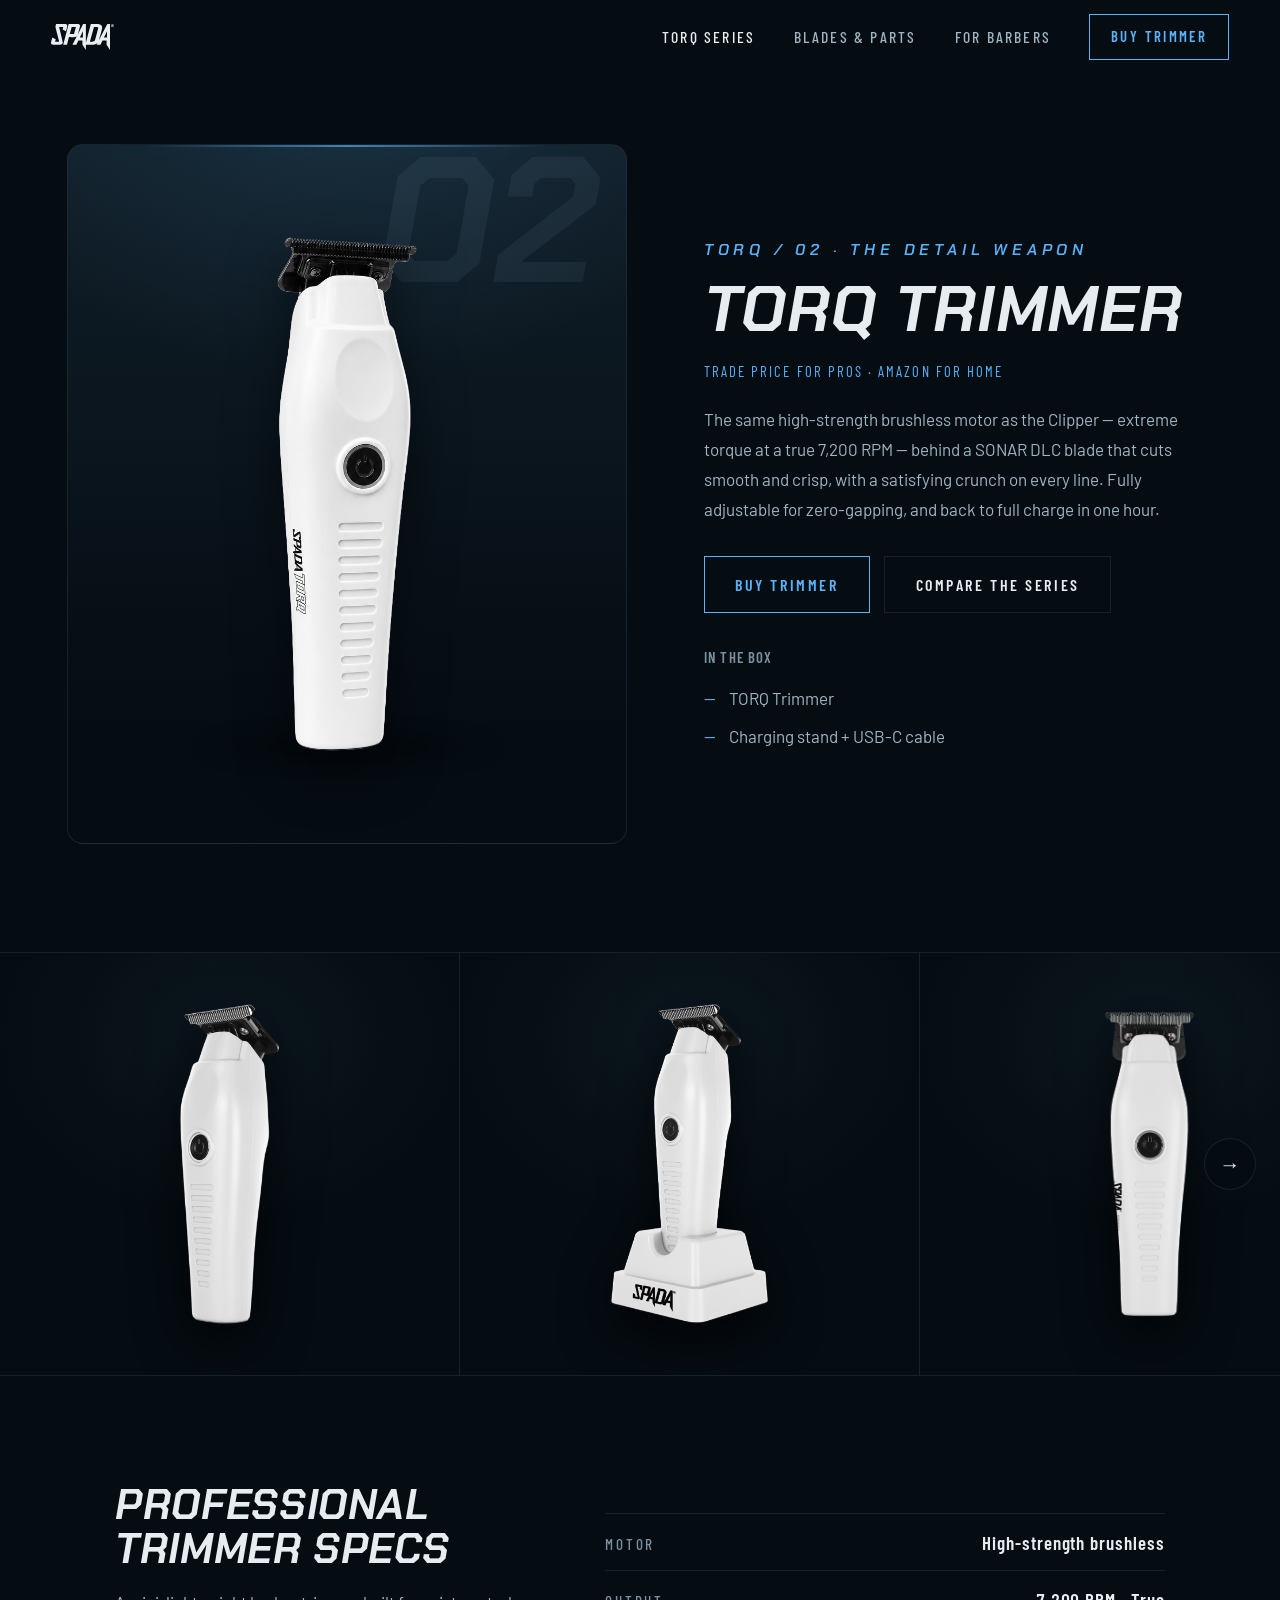
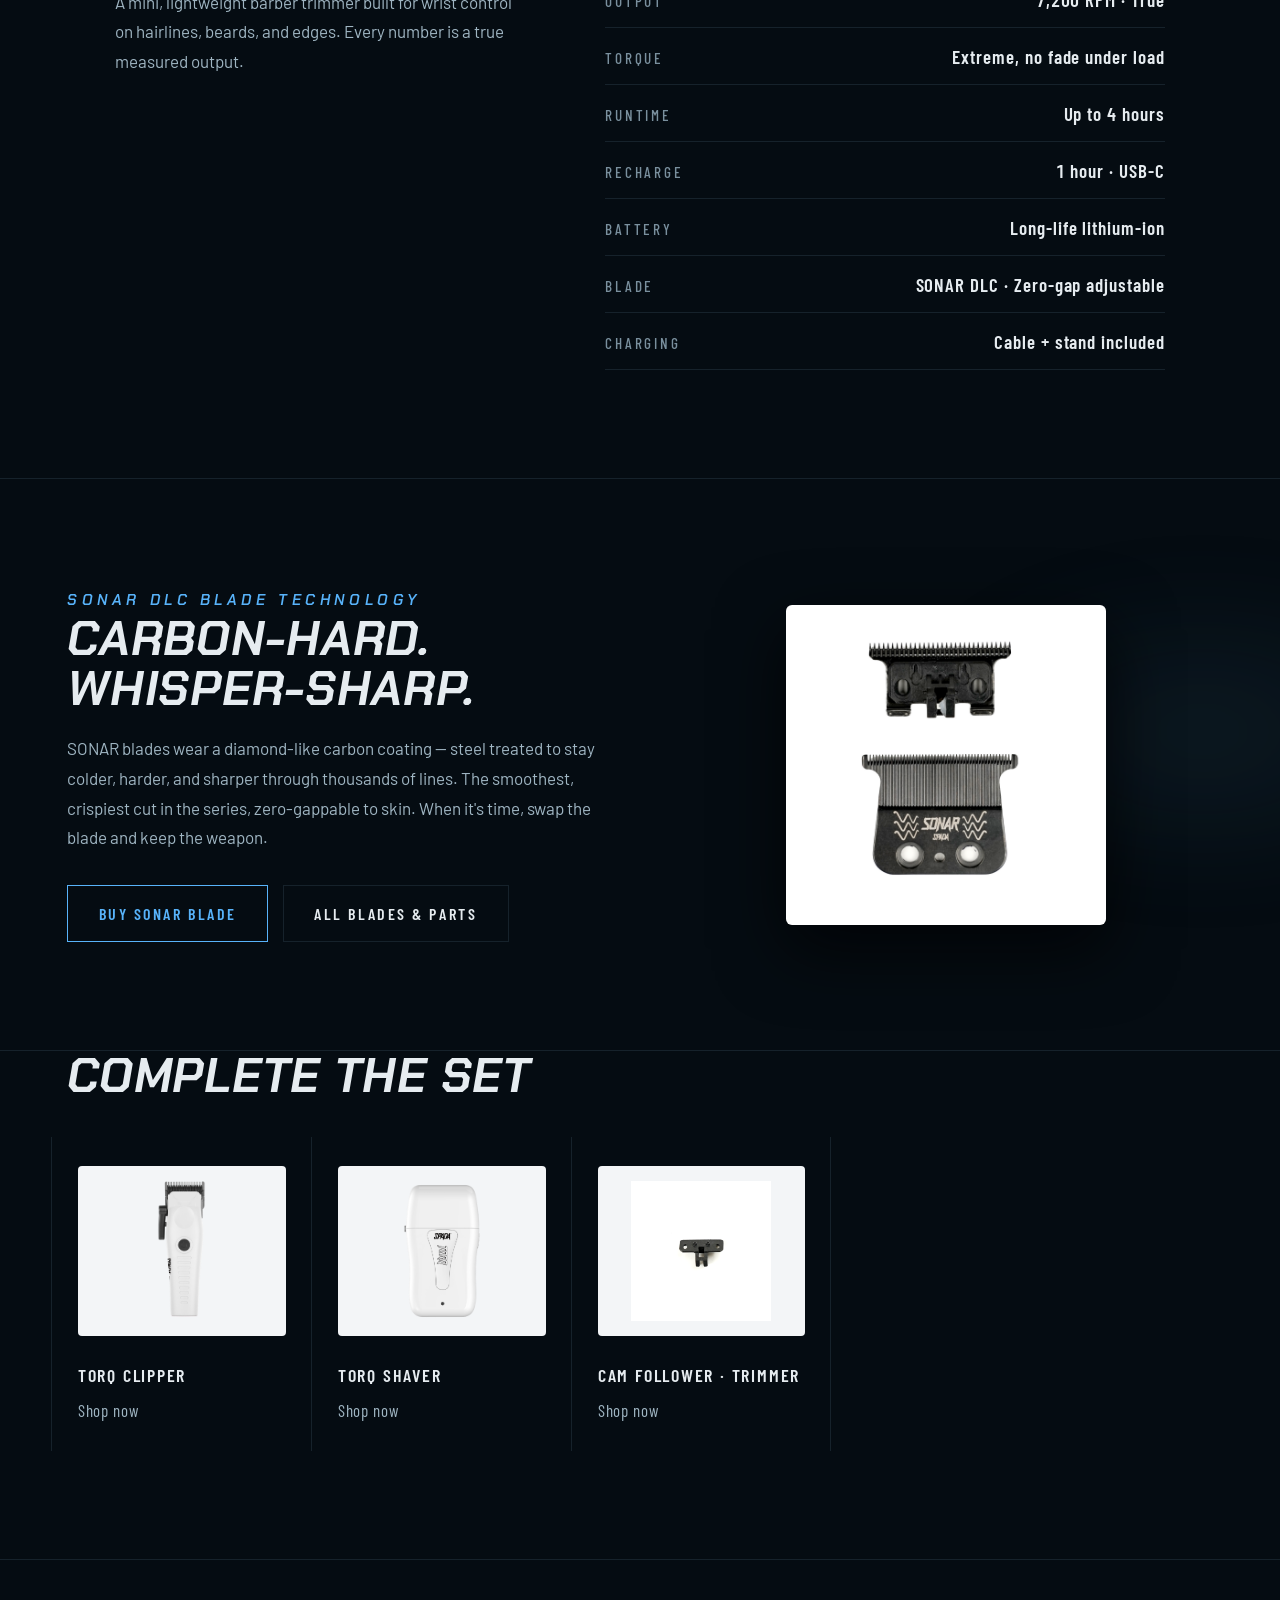
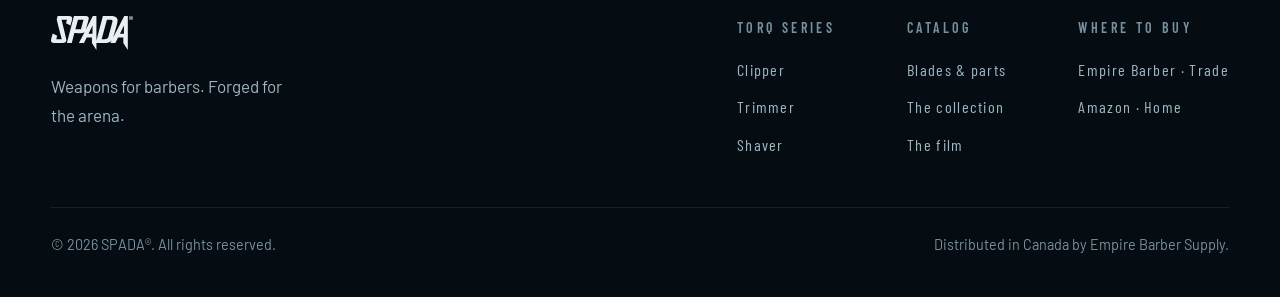
<file: torq-trimmer.html>
<!DOCTYPE html>
<html lang="en-CA">
<head>
<meta charset="UTF-8">
<meta name="viewport" content="width=device-width, initial-scale=1.0">
<title>Best Professional Barber Trimmer in Canada — SPADA TORQ | SONAR DLC Zero-Gap, Cordless</title>
<meta name="description" content="The TORQ Trimmer — professional cordless hair trimmer for Canadian barbers. Brushless motor, true 7,200 RPM, SONAR DLC zero-gap blade for the crispest lines, 4-hour battery, 1-hour USB-C recharge. Trade price at Empire Barber Supply, or on Amazon.ca.">
<meta name="keywords" content="best barber trimmer Canada, best trimmer for barbers, best hair trimmer, barber trimmer, professional hair trimmer, zero gap trimmer, cordless trimmer Canada, DLC blade trimmer, lineup trimmer, SPADA TORQ Trimmer">
<meta name="robots" content="index, follow">
<meta name="theme-color" content="#0a0f15">
<link rel="canonical" href="https://www.spadabarber.com/torq-trimmer.html">
<meta property="og:site_name" content="SPADA Barber">
<meta property="og:type" content="product">
<meta property="og:title" content="Best Professional Barber Trimmer in Canada — SPADA TORQ | SONAR DLC Zero-Gap">
<meta property="og:description" content="The detail weapon. Brushless torque, SONAR DLC zero-gap blade, 1-hour recharge.">
<meta property="og:url" content="https://www.spadabarber.com/torq-trimmer.html">
<meta property="og:image" content="https://www.spadabarber.com/assets/images/products/spada-torq-trimmer/00.png">
<meta name="twitter:card" content="summary_large_image">
<meta name="twitter:title" content="Best Professional Barber Trimmer in Canada — SPADA TORQ | SONAR DLC Zero-Gap">
<meta name="twitter:image" content="https://www.spadabarber.com/assets/images/products/spada-torq-trimmer/00.png">
<link rel="icon" type="image/svg+xml" href="assets/brand/favicon.svg">
<script type="application/ld+json">
{
  "@context": "https://schema.org",
  "@type": "Product",
  "name": "SPADA TORQ Trimmer",
  "brand": { "@type": "Brand", "name": "SPADA" },
  "category": "Professional Barber Trimmers",
  "image": ["https://www.spadabarber.com/assets/images/products/spada-torq-trimmer/00.png"],
  "description": "Professional cordless barber trimmer with a high-strength brushless motor at a true 7,200 RPM. SONAR DLC (diamond-like carbon) blade, fully adjustable for zero-gapping, 4-hour lithium-ion battery, 1-hour USB-C recharge, charging stand and cable included.",
  "offers": {
    "@type": "Offer",
    "url": "https://www.empirebarber.ca/products/spada-torq-trimmer",
    "availability": "https://schema.org/InStock",
    "seller": { "@type": "Organization", "name": "Empire Barber Supply" }
  }
}
</script>
<script type="application/ld+json">
{
  "@context": "https://schema.org",
  "@type": "BreadcrumbList",
  "itemListElement": [
    { "@type": "ListItem", "position": 1, "name": "SPADA Barber", "item": "https://www.spadabarber.com/" },
    { "@type": "ListItem", "position": 2, "name": "TORQ Trimmer", "item": "https://www.spadabarber.com/torq-trimmer.html" }
  ]
}
</script>
<link rel="preconnect" href="https://fonts.googleapis.com">
<link rel="preconnect" href="https://fonts.gstatic.com" crossorigin>
<link href="https://fonts.googleapis.com/css2?family=Chakra+Petch:ital,wght@1,600;1,700&family=Barlow+Condensed:wght@500;600;700&family=Barlow:wght@400;500;600&display=swap" rel="stylesheet">
<link rel="stylesheet" href="css/main.css">
</head>
<body>

<a class="skip-link" href="#main">Skip to content</a>

<header class="nav">
  <a class="wordmark" href="index.html" aria-label="SPADA home"><img src="assets/brand/spada-logo-chrome.svg" alt="SPADA®" width="145" height="60"></a>
  <button class="menu-toggle" aria-expanded="false" aria-label="Menu">
    <span></span><span></span><span></span>
  </button>
  <ul class="nav-links">
    <li><a href="index.html#torq" aria-current="page">TORQ Series</a></li>
    <li><a href="accessories.html">Blades &amp; Parts</a></li>
    <li><a href="index.html#pro">For Barbers</a></li>
    <li><button class="btn btn-led" data-buy="torq-trimmer">Buy Trimmer</button></li>
  </ul>
</header>

<main id="main">

<section class="pdp-hero">
  <figure class="vitrine vitrine--hero reveal-stage">
    <span class="vitrine-index" aria-hidden="true">02</span>
    <img class="product" src="assets/images/renders/trimmer-front-v2.png" alt="SPADA TORQ professional cordless barber trimmer, front angle" width="277" height="1036" fetchpriority="high">
  </figure>
  <div class="pdp-copy">
    <p class="blade-tag reveal">TORQ / 02 · The detail weapon</p>
    <h1 class="display reveal">TORQ Trimmer<span class="visually-hidden"> — Professional Zero-Gap Barber Trimmer</span></h1>
    <p class="price-line reveal">
      <span class="trade">Trade price for pros · Amazon for home</span>
    </p>
    <p class="pitch reveal">The same high-strength brushless motor as the Clipper — extreme torque at a true 7,200 RPM — behind a SONAR DLC blade that cuts smooth and crisp, with a satisfying crunch on every line. Fully adjustable for zero-gapping, and back to full charge in one hour.</p>
    <div class="pdp-ctas reveal">
      <button class="btn btn-led" data-buy="torq-trimmer">Buy Trimmer</button>
      <a class="btn" href="index.html#torq">Compare the series</a>
    </div>
    <div class="in-the-box reveal">
      <p class="stat-voice" style="color: var(--fog-dim); font-size: 0.92rem;">In the box</p>
      <ul>
        <li>TORQ Trimmer</li>
        <li>Charging stand + USB-C cable</li>
      </ul>
    </div>
  </div>
</section>

<div class="pdp-gallery">
  <button class="strip-nav strip-prev" type="button" aria-label="Previous image">&#8592;</button>
  <div class="pdp-strip" aria-label="TORQ Trimmer gallery" tabindex="0">
    <figure><img src="assets/images/products/spada-torq-trimmer/01.png" width="688" height="2228" alt="TORQ Trimmer, front profile" loading="lazy"></figure>
    <figure><img src="assets/images/products/spada-torq-trimmer/02.png" width="1158" height="2355" alt="TORQ Trimmer, side profile" loading="lazy"></figure>
    <figure><img src="assets/images/products/spada-torq-trimmer/03.png" width="900" height="2800" alt="TORQ Trimmer, blade detail" loading="lazy"></figure>
    <figure><img src="assets/images/products/spada-torq-trimmer/04.png" width="1400" height="933" alt="TORQ Trimmer, rear grip detail" loading="lazy"></figure>
    <figure><img src="assets/images/products/spada-torq-trimmer/05.png" width="1400" height="2834" alt="TORQ Trimmer on its charging stand" loading="lazy"></figure>
  </div>
  <button class="strip-nav strip-next" type="button" aria-label="Next image">&#8594;</button>
</div>

<section class="pdp-specs">
  <div>
    <h2 class="display reveal">Professional trimmer specs</h2>
    <p class="lede reveal">A mini, lightweight barber trimmer built for wrist control on hairlines, beards, and edges. Every number is a true measured output.</p>
  </div>
  <dl class="spec-plaque reveal">
    <div><dt>Motor</dt><dd>High-strength brushless</dd></div>
    <div><dt>Output</dt><dd>7,200 RPM · True</dd></div>
    <div><dt>Torque</dt><dd>Extreme, no fade under load</dd></div>
    <div><dt>Runtime</dt><dd>Up to 4 hours</dd></div>
    <div><dt>Recharge</dt><dd>1 hour · USB-C</dd></div>
    <div><dt>Battery</dt><dd>Long-life lithium-ion</dd></div>
    <div><dt>Blade</dt><dd>SONAR DLC · Zero-gap adjustable</dd></div>
    <div><dt>Charging</dt><dd>Cable + stand included</dd></div>
  </dl>
</section>

<section class="tech-band">
  <div class="fog-layer fog-b" style="top: 15%; right: -18%;"></div>
  <div class="tech-inner">
    <div>
      <p class="blade-tag reveal">SONAR DLC blade technology</p>
      <h2 class="display reveal">Carbon-hard. Whisper-sharp.</h2>
      <p class="lede reveal">SONAR blades wear a diamond-like carbon coating — steel treated to stay colder, harder, and sharper through thousands of lines. The smoothest, crispiest cut in the series, zero-gappable to skin. When it's time, swap the blade and keep the weapon.</p>
      <div class="showcase-ctas reveal">
        <button class="btn btn-led" data-buy="sonar-blade">Buy SONAR blade</button>
        <a class="btn" href="accessories.html">All blades &amp; parts</a>
      </div>
    </div>
    <img class="reveal-stage" src="assets/images/products/spada-sonar-trimmer-blade/00.png" width="1400" height="1400" alt="SONAR DLC replacement trimmer blade" loading="lazy">
  </div>
</section>

<section class="cross-sell rack-section">
  <div class="rack-head">
    <h2 class="display reveal">Complete the set</h2>
  </div>
  <div class="rack reveal">
    <a class="rack-item" href="torq-clipper.html">
      <div class="rack-img"><img src="assets/images/renders/clipper-front.png" width="491" height="1400" alt="SPADA TORQ Clipper" loading="lazy"></div>
      <h3>TORQ Clipper</h3>
      <p class="price">Shop now</p>
    </a>
    <a class="rack-item" href="torq-shaver.html">
      <div class="rack-img"><img src="assets/images/renders/shaver-front.png" width="797" height="1400" alt="SPADA TORQ Shaver" loading="lazy"></div>
      <h3>TORQ Shaver</h3>
      <p class="price">Shop now</p>
    </a>
    <a class="rack-item" href="accessories.html">
      <div class="rack-img"><img src="assets/images/products/spada-cam-follower/00.png" width="1000" height="1000" alt="Cam follower for the TORQ Trimmer" loading="lazy"></div>
      <h3>Cam Follower · Trimmer</h3>
      <p class="price">Shop now</p>
    </a>
  </div>
</section>

</main>

<footer>
  <div class="footer-inner">
    <div>
      <a class="wordmark" href="index.html" aria-label="SPADA home"><img src="assets/brand/spada-logo-chrome.svg" alt="SPADA®" width="145" height="60"></a>
      <p class="lede" style="margin-top: 0.8rem; max-width: 30ch;">Weapons for barbers. Forged for the arena.</p>
    </div>
    <div class="footer-cols">
      <nav aria-label="TORQ Series">
        <p class="col-title">TORQ Series</p>
        <a href="torq-clipper.html">Clipper</a>
        <a href="torq-trimmer.html" aria-current="page">Trimmer</a>
        <a href="torq-shaver.html">Shaver</a>
      </nav>
      <nav aria-label="Catalog">
        <p class="col-title">Catalog</p>
        <a href="accessories.html">Blades &amp; parts</a>
        <a href="index.html#torq">The collection</a>
        <a href="index.html#film">The film</a>
      </nav>
      <nav aria-label="Buy">
        <p class="col-title">Where to buy</p>
        <a href="https://www.empirebarber.ca/collections/spada" target="_blank" rel="noopener">Empire Barber · Trade</a>
        <a href="https://www.amazon.ca/s?k=spada+barber" target="_blank" rel="noopener">Amazon · Home</a>
      </nav>
    </div>
  </div>
  <div class="footer-legal">
    <p>© 2026 SPADA®. All rights reserved.</p>
    <p>Distributed in Canada by Empire Barber Supply.</p>
  </div>
</footer>

<dialog class="buy-dialog" id="buy-dialog" aria-labelledby="buy-title">
  <div class="buy-dialog-inner">
    <button class="buy-close" aria-label="Close">✕</button>
    <p class="buy-product-name">TORQ Trimmer</p>
    <h2 id="buy-title">Choose your door</h2>
    <a class="door door-pro" data-door="empire" href="https://www.empirebarber.ca/products/spada-torq-trimmer" target="_blank" rel="noopener">
      <span class="badge">Trade price</span>
      <h3 class="display">I cut for a living</h3>
      <p>Licensed pros buy direct from Empire Barber Supply at trade pricing.</p>
      <span class="door-cta">Enter Empire Barber <span class="arrow" aria-hidden="true">→</span></span>
    </a>
    <a class="door" data-door="amazon" href="https://www.amazon.ca/s?k=spada+torq+trimmer" target="_blank" rel="noopener">
      <span class="badge">Fast shipping</span>
      <h3 class="display">For the home</h3>
      <p>Same steel, delivered by Amazon. No license required.</p>
      <span class="door-cta">Shop on Amazon <span class="arrow" aria-hidden="true">→</span></span>
    </a>
  </div>
</dialog>

<script src="js/main.js"></script>
</body>
</html>
</file>
<file: css/main.css>
/* ============================================================
   SPADA — "The Arena" design system
   Steel-blue night grade · fog · spotlight staging · LED accent
   ============================================================ */

:root {
  color-scheme: dark;
  --night: oklch(15% 0.018 245);
  --night-2: oklch(19% 0.022 243);
  --steel: oklch(27% 0.03 240);
  --steel-hair: oklch(32% 0.03 240 / 0.55);
  --fog: oklch(76% 0.03 235);
  --fog-dim: oklch(64% 0.032 237);
  --chrome: oklch(94% 0.008 235);
  --led: oklch(74% 0.135 245);
  --led-deep: oklch(58% 0.15 248);
  --led-glow: oklch(74% 0.135 245 / 0.28);
  --led-tint: oklch(74% 0.135 245 / 0.09);

  --font-display: "Chakra Petch", sans-serif;
  --font-cond: "Barlow Condensed", sans-serif;
  --font-body: "Barlow", sans-serif;

  --ease-out: cubic-bezier(0.22, 1, 0.36, 1);
  --z-nav: 100;
  --z-menu: 200;

  --gutter: clamp(1.25rem, 4vw, 4rem);
  --section: clamp(5rem, 12vh, 9rem);
}

@supports not (color: oklch(50% 0.1 200)) {
  :root {
    --night: #0a0f15;
    --night-2: #101823;
    --steel: #1c2938;
    --steel-hair: rgba(50, 68, 88, 0.55);
    --fog: #a3bacd;
    --fog-dim: #7e94a7;
    --chrome: #e9eef3;
    --led: #58b6ff;
    --led-deep: #1f7fd6;
    --led-glow: rgba(88, 182, 255, 0.28);
    --led-tint: rgba(88, 182, 255, 0.09);
  }
}

/* ---------- Reset ---------- */
*, *::before, *::after { box-sizing: border-box; }
* { margin: 0; }
html { scroll-behavior: smooth; }
body {
  background: var(--night);
  color: var(--chrome);
  font-family: var(--font-body);
  font-size: 1.0625rem;
  line-height: 1.75;
  -webkit-font-smoothing: antialiased;
  overflow-x: hidden;
}
img, video { display: block; max-width: 100%; }
a { color: inherit; }
button { font: inherit; color: inherit; background: none; border: none; cursor: pointer; }
a, button, .btn, .door, .rack-item, .strip-nav, .menu-toggle, summary {
  touch-action: manipulation;
  -webkit-tap-highlight-color: transparent;
}
::selection { background: var(--led-deep); color: var(--chrome); }

h1, h2, h3 { text-wrap: balance; }
p { text-wrap: pretty; }

:focus-visible {
  outline: 2px solid var(--led);
  outline-offset: 3px;
  border-radius: 2px;
}

.visually-hidden {
  position: absolute;
  width: 1px;
  height: 1px;
  overflow: hidden;
  clip-path: inset(50%);
  white-space: nowrap;
}

/* In-page anchors sit under the fixed nav — reserve its height on jump. */
:target, [id="torq"], [id="pro"], [id="film"] { scroll-margin-top: 5rem; }

/* Skip link — first focusable element, off-screen until focused. */
.skip-link {
  position: absolute;
  left: 0.75rem;
  top: -60px;
  z-index: 300;
  padding: 0.65rem 1.1rem;
  font-family: var(--font-cond);
  font-weight: 600;
  letter-spacing: 0.12em;
  text-transform: uppercase;
  font-size: 0.9rem;
  color: var(--chrome);
  background: var(--night-2);
  border: 1px solid var(--led);
  text-decoration: none;
  transition: top 0.25s var(--ease-out);
}
.skip-link:focus { top: 0.75rem; }

/* ---------- Type voices ---------- */
.display {
  font-family: var(--font-display);
  font-style: italic;
  font-weight: 700;
  text-transform: uppercase;
  letter-spacing: 0.015em;
  line-height: 1.05;
}
.stat-voice {
  font-family: var(--font-cond);
  font-weight: 600;
  letter-spacing: 0.08em;
  text-transform: uppercase;
}
.lede {
  color: var(--fog);
  max-width: 62ch;
}

/* ---------- Buttons ---------- */
.btn {
  display: inline-flex;
  align-items: center;
  gap: 0.6rem;
  font-family: var(--font-cond);
  font-weight: 600;
  font-size: 1rem;
  letter-spacing: 0.16em;
  text-transform: uppercase;
  text-decoration: none;
  padding: 0.85rem 1.9rem;
  border: 1px solid var(--steel-hair);
  color: var(--chrome);
  background: transparent;
  transition: border-color 0.35s var(--ease-out), background 0.35s var(--ease-out),
    box-shadow 0.35s var(--ease-out), color 0.35s var(--ease-out);
}
.btn:hover { border-color: var(--fog-dim); background: rgba(163, 186, 205, 0.06); }

.btn-led {
  border-color: var(--led);
  color: var(--led);
}
.btn-led:hover {
  background: var(--led-tint);
  box-shadow: 0 0 22px var(--led-glow);
  border-color: var(--led);
  color: var(--led);
}
.btn .arrow { transition: transform 0.35s var(--ease-out); }
.btn:hover .arrow { transform: translateX(4px); }

/* ---------- Nav ---------- */
.nav {
  position: fixed;
  inset: 0 0 auto 0;
  z-index: var(--z-nav);
  display: flex;
  align-items: center;
  justify-content: space-between;
  gap: 1rem;
  padding: 0.9rem calc(var(--gutter) + env(safe-area-inset-right)) 0.9rem calc(var(--gutter) + env(safe-area-inset-left));
  transition: background 0.4s var(--ease-out), border-color 0.4s var(--ease-out);
  border-bottom: 1px solid transparent;
}
.nav.scrolled {
  background: oklch(15% 0.018 245 / 0.82);
  -webkit-backdrop-filter: blur(14px);
  backdrop-filter: blur(14px);
  border-bottom-color: var(--steel-hair);
}
.wordmark {
  display: inline-flex;
  align-items: center;
  text-decoration: none;
  line-height: 1;
}
.wordmark img { height: 26px; width: auto; display: block; }
footer .wordmark img { height: 34px; }
.nav-links {
  display: flex;
  align-items: center;
  gap: clamp(1.2rem, 3vw, 2.4rem);
  list-style: none;
  padding: 0;
}
.nav-links a:not(.btn) {
  font-family: var(--font-cond);
  font-weight: 500;
  font-size: 0.98rem;
  letter-spacing: 0.14em;
  text-transform: uppercase;
  text-decoration: none;
  color: var(--fog);
  transition: color 0.3s var(--ease-out);
}
.nav-links a:not(.btn):hover, .nav-links a[aria-current="page"] { color: var(--chrome); }
.nav-links .btn { padding: 0.55rem 1.3rem; font-size: 0.92rem; }

.menu-toggle {
  display: none;
  flex-direction: column;
  justify-content: center;
  gap: 6px;
  width: 44px;
  height: 44px;
  align-items: center;
}
.menu-toggle span {
  display: block;
  width: 24px;
  height: 2px;
  background: var(--chrome);
  transition: transform 0.35s var(--ease-out), opacity 0.35s var(--ease-out);
}

@media (max-width: 820px) {
  .menu-toggle { display: inline-flex; }

  /* Glassy dropdown that slides down from under the bar — never covers the page. */
  .nav-links {
    position: absolute;
    top: 100%;
    left: 0;
    right: 0;
    z-index: var(--z-menu);
    flex-direction: column;
    align-items: stretch;
    gap: 0;
    padding: 0.25rem var(--gutter) 1rem;
    background: oklch(15% 0.02 244 / 0.86);
    -webkit-backdrop-filter: blur(24px) saturate(1.4);
    backdrop-filter: blur(24px) saturate(1.4);
    border-bottom: 1px solid var(--steel-hair);
    box-shadow: 0 26px 50px oklch(3% 0.01 245 / 0.55);
    overscroll-behavior: contain;
    opacity: 0;
    transform: translateY(-12px);
    pointer-events: none;
    transition: opacity 0.35s var(--ease-out), transform 0.35s var(--ease-out);
  }
  body.menu-open .nav-links { opacity: 1; transform: translateY(0); pointer-events: auto; }

  /* Bar joins the glass surface while open so bar + dropdown read as one panel. */
  body.menu-open .nav {
    background: oklch(14% 0.018 245 / 0.82);
    -webkit-backdrop-filter: blur(20px) saturate(1.3);
    backdrop-filter: blur(20px) saturate(1.3);
    border-bottom-color: transparent;
  }

  .nav-links li { width: 100%; }
  .nav-links a:not(.btn) {
    display: block;
    padding: 0.95rem 0.25rem;
    font-size: 1.1rem;
    border-bottom: 1px solid var(--steel-hair);
  }
  .nav-links li:last-child a:not(.btn) { border-bottom: none; }
  .nav-links li:has(.btn) { margin-top: 0.85rem; }
  .nav-links .btn { width: 100%; justify-content: center; padding: 0.85rem 1.3rem; font-size: 0.95rem; }

  body.menu-open .menu-toggle span:nth-child(1) { transform: translateY(8px) rotate(45deg); }
  body.menu-open .menu-toggle span:nth-child(2) { opacity: 0; }
  body.menu-open .menu-toggle span:nth-child(3) { transform: translateY(-8px) rotate(-45deg); }
}

@media (max-width: 820px) and (prefers-reduced-motion: reduce) {
  .nav-links { transition: opacity 0.2s ease; transform: none; }
  body.menu-open .nav-links { transform: none; }
}

/* ---------- Fog atmosphere ---------- */
.fog-layer {
  position: absolute;
  border-radius: 50%;
  pointer-events: none;
  opacity: 0.55;
  filter: blur(clamp(24px, 3vw, 44px));
  will-change: transform;
}
.fog-a {
  width: 60vw; height: 34vw;
  background: radial-gradient(ellipse, oklch(40% 0.05 240 / 0.42) 0%, oklch(40% 0.05 240 / 0.18) 38%, transparent 68%);
  animation: fog-drift-a 46s ease-in-out infinite alternate;
}
.fog-b {
  width: 48vw; height: 26vw;
  background: radial-gradient(ellipse, oklch(45% 0.06 235 / 0.32) 0%, oklch(45% 0.06 235 / 0.14) 40%, transparent 68%);
  animation: fog-drift-b 58s ease-in-out infinite alternate;
}
@keyframes fog-drift-a {
  from { transform: translate3d(-6%, 0, 0) scale(1); }
  to { transform: translate3d(9%, -4%, 0) scale(1.15); }
}
@keyframes fog-drift-b {
  from { transform: translate3d(5%, 2%, 0) scale(1.1); }
  to { transform: translate3d(-8%, -3%, 0) scale(0.95); }
}

/* ---------- Hero ---------- */
.hero {
  position: relative;
  min-height: 100svh;
  display: grid;
  place-items: center;
  text-align: center;
  overflow: clip;
  padding: 7rem calc(var(--gutter) + env(safe-area-inset-right)) calc(4rem + env(safe-area-inset-bottom)) calc(var(--gutter) + env(safe-area-inset-left));
  isolation: isolate;
}

/* Back-to-back commercial playlist: two stacked films crossfading at low
   opacity so the centered copy stays the loudest thing in the frame. */
.hero-film {
  position: absolute;
  inset: 0;
  z-index: -2;
  background: var(--night);
}
/* Poster fallback: paints instantly so the hero is never blank, then fades
   out once a commercial actually plays — so the moving film reads over the
   dark base instead of ghosting against a frozen frame. It stays put on
   phones / reduced-motion / data-saver, where the film never starts.
   rgba overlay (not oklch) so the fallback holds in every browser. */
.hero-film::before {
  content: "";
  position: absolute;
  inset: 0;
  z-index: 0;
  background:
    linear-gradient(rgba(10, 15, 21, 0.6), rgba(10, 15, 21, 0.6)),
    center / cover no-repeat url("../assets/images/film-poster.jpg");
  transition: opacity 1.4s var(--ease-out);
}
.hero-film.film-live::before { opacity: 0; }
.hero-film video {
  position: absolute;
  inset: 0;
  z-index: 1;
  width: 100%;
  height: 100%;
  object-fit: cover;
  opacity: 0;
  transition: opacity 1.4s var(--ease-out);
}
.hero-film video.playing { opacity: 0.42; }
.hero-scrim {
  position: absolute;
  inset: 0;
  z-index: -1;
  background:
    linear-gradient(to bottom, oklch(12% 0.015 245 / 0.6), transparent 30%, transparent 62%, var(--night) 96%),
    radial-gradient(ellipse 90% 60% at 50% 112%, oklch(38% 0.06 240 / 0.55), transparent 68%),
    radial-gradient(ellipse 55% 45% at 50% -12%, oklch(52% 0.07 238 / 0.4), transparent 70%);
}
.hero-stage {
  position: relative;
  display: grid;
  justify-items: center;
  gap: clamp(1.4rem, 3.5vh, 2.6rem);
  max-width: 60rem;
}
.hero-kicker {
  font-family: var(--font-cond);
  font-weight: 500;
  font-size: 1.02rem;
  letter-spacing: 0.42em;
  text-transform: uppercase;
  color: var(--fog);
}
.hero h1 {
  font-size: clamp(2.6rem, 8vw, 5.4rem);
  text-shadow: 0 0 48px oklch(70% 0.08 240 / 0.3);
}
.hero .lede { font-size: clamp(1.05rem, 1.6vw, 1.2rem); margin-inline: auto; }
.hero-ctas { display: flex; flex-wrap: wrap; gap: 1rem; justify-content: center; }

.hero .lede { text-shadow: 0 1px 24px oklch(8% 0.015 245 / 0.8); }

.scroll-cue {
  position: absolute;
  bottom: 1.6rem;
  left: 50%;
  translate: -50% 0;
  font-family: var(--font-cond);
  font-size: 0.85rem;
  letter-spacing: 0.3em;
  text-transform: uppercase;
  color: var(--fog-dim);
  text-decoration: none;
  animation: cue-pulse 2.6s ease-in-out infinite;
}
@keyframes cue-pulse {
  0%, 100% { transform: translateY(0); opacity: 0.7; }
  50% { transform: translateY(6px); opacity: 1; }
}

/* ---------- Display-case vitrine (homepage product staging) ----------
   A framed studio "case": seamless cove sweep backdrop, an overhead LED
   light bar, a real soft contact shadow that grounds the tool, and a large
   ghosted index numeral. Replaces the old floating-mirror treatment. */
.vitrine {
  position: relative;
  margin: 0;
  display: grid;
  place-items: center;
  width: 100%;
  max-width: 480px;
  aspect-ratio: 5 / 6;
  padding: clamp(1.5rem, 4vw, 3rem);
  border: 1px solid var(--steel-hair);
  border-radius: 16px;
  overflow: hidden;
  isolation: isolate;
  background:
    radial-gradient(125% 78% at 50% -12%, oklch(35% 0.05 240 / 0.6), transparent 58%),
    linear-gradient(to bottom, oklch(23% 0.028 242), oklch(15% 0.018 245) 84%);
  transition: border-color 0.5s var(--ease-out), transform 0.6s var(--ease-out);
}
/* overhead LED light bar across the top of the case */
.vitrine::before {
  content: "";
  position: absolute;
  top: 0;
  left: 14%;
  right: 14%;
  height: 2px;
  z-index: 3;
  background: linear-gradient(to right, transparent, var(--led), transparent);
  opacity: 0.65;
  box-shadow: 0 0 20px var(--led-glow);
  transition: opacity 0.5s var(--ease-out);
}
/* real contact shadow — grounds the product on the floor of the case */
.vitrine::after {
  content: "";
  position: absolute;
  left: 50%;
  bottom: 12%;
  width: 54%;
  height: 24px;
  translate: -50% 0;
  z-index: 1;
  border-radius: 50%;
  background: radial-gradient(ellipse, oklch(4% 0.01 245 / 0.75), transparent 72%);
  filter: blur(10px);
  transform-origin: center;
  transition: transform 0.6s var(--ease-out), opacity 0.6s var(--ease-out);
}
.vitrine-index {
  position: absolute;
  top: 0.4rem;
  right: clamp(0.6rem, 2.5vw, 1.8rem);
  z-index: 0;
  font-family: var(--font-display);
  font-style: italic;
  font-weight: 700;
  font-size: clamp(6rem, 15vw, 10.5rem);
  line-height: 0.78;
  color: oklch(72% 0.05 240 / 0.09);
  pointer-events: none;
  user-select: none;
}
.vitrine-tag {
  position: absolute;
  top: 1.1rem;
  left: 1.3rem;
  z-index: 3;
  font-family: var(--font-cond);
  font-weight: 600;
  font-size: 0.8rem;
  letter-spacing: 0.24em;
  text-transform: uppercase;
  color: var(--fog-dim);
}
.vitrine .product {
  position: absolute;
  inset: 0;
  margin: auto;
  z-index: 2;
  width: 74%;
  height: 72%;
  object-fit: contain;
  object-position: center;
  filter: drop-shadow(0 20px 26px oklch(4% 0.01 245 / 0.5));
  transition: transform 0.6s var(--ease-out);
}
.showcase-stage { text-decoration: none; display: block; }
.showcase-stage:hover .vitrine { border-color: oklch(48% 0.07 240 / 0.65); }
.showcase-stage:hover .vitrine::before { opacity: 1; }
.showcase-stage:hover .vitrine::after { transform: scaleX(1.11); opacity: 0.9; }
.showcase-stage:hover .vitrine .product { transform: translateY(-10px); }

/* ---------- Spotlight product staging (product-detail hero) ---------- */
.stage {
  position: relative;
  display: grid;
  justify-items: center;
  isolation: isolate;
  padding: clamp(2rem, 5vw, 4rem) 0 0;
}
.stage::before {
  content: "";
  position: absolute;
  inset: -12% -20% auto;
  height: 120%;
  z-index: -1;
  background: radial-gradient(ellipse 46% 58% at 50% 6%, oklch(58% 0.07 238 / 0.34), transparent 68%);
}
.stage::after {
  content: "";
  position: absolute;
  left: 50%;
  bottom: 8%;
  width: 52%;
  height: 30px;
  translate: -50% 0;
  z-index: -1;
  border-radius: 50%;
  background: radial-gradient(ellipse, oklch(4% 0.01 245 / 0.7), transparent 72%);
  filter: blur(12px);
}
.stage img.product {
  max-width: min(340px, 68vw);
  max-height: min(54vh, 500px);
  width: auto;
  filter: drop-shadow(0 26px 34px oklch(5% 0.02 245 / 0.7));
  transition: transform 0.9s var(--ease-out);
}
a:hover .stage img.product, .showcase-stage:hover .stage img.product { transform: translateY(-8px); }

/* ---------- TORQ showcases (home) ---------- */
.torq-intro {
  position: relative;
  padding: var(--section) var(--gutter) 0;
  max-width: 72rem;
  margin-inline: auto;
}
.torq-intro h2 { font-size: clamp(2rem, 5vw, 3.4rem); }
.torq-intro .lede { margin-top: 1.2rem; }

.showcase {
  position: relative;
  display: grid;
  grid-template-columns: minmax(0, 1fr) minmax(0, 1fr);
  align-items: center;
  gap: clamp(2rem, 6vw, 6rem);
  max-width: 78rem;
  margin-inline: auto;
  padding: var(--section) var(--gutter);
  overflow: clip;
}
.showcase:nth-of-type(even) .showcase-stage { order: 2; }
.blade-tag {
  font-family: var(--font-display);
  font-style: italic;
  font-weight: 600;
  font-size: 0.95rem;
  letter-spacing: 0.3em;
  text-transform: uppercase;
  color: var(--led);
}
.showcase h3 {
  font-size: clamp(2.2rem, 5vw, 3.6rem);
  margin-top: 0.6rem;
}
.showcase .price {
  font-family: var(--font-cond);
  font-weight: 500;
  font-size: 1.35rem;
  letter-spacing: 0.06em;
  color: var(--fog);
  margin-top: 0.4rem;
}
.showcase .price strong { color: var(--chrome); font-weight: 600; }
.showcase p.pitch { margin-top: 1.2rem; color: var(--fog); max-width: 48ch; }

.spec-plaque {
  margin-top: 1.8rem;
  border-top: 1px solid var(--steel-hair);
}
.spec-plaque div {
  display: flex;
  justify-content: space-between;
  align-items: baseline;
  gap: 1.5rem;
  padding: 0.72rem 0;
  border-bottom: 1px solid var(--steel-hair);
}
.spec-plaque dt {
  font-family: var(--font-cond);
  font-weight: 500;
  font-size: 0.95rem;
  letter-spacing: 0.18em;
  text-transform: uppercase;
  color: var(--fog-dim);
}
.spec-plaque dd {
  font-family: var(--font-cond);
  font-weight: 600;
  font-size: 1.18rem;
  letter-spacing: 0.05em;
  color: var(--chrome);
  font-variant-numeric: tabular-nums;
}
.showcase-ctas { display: flex; flex-wrap: wrap; gap: 0.9rem; margin-top: 2rem; }

@media (max-width: 880px) {
  .showcase { grid-template-columns: 1fr; padding-block: calc(var(--section) * 0.7); }
  .showcase:nth-of-type(even) .showcase-stage { order: 0; }
}

/* ---------- Armory comparison ---------- */
.armory {
  padding: var(--section) var(--gutter);
  max-width: 72rem;
  margin-inline: auto;
}
.armory h2 { font-size: clamp(1.9rem, 4.5vw, 3rem); }
.armory .lede { margin-top: 1rem; }
.armory-table-wrap { overflow-x: auto; overscroll-behavior-x: contain; margin-top: 3rem; }
.armory table {
  width: 100%;
  min-width: 640px;
  border-collapse: collapse;
  font-family: var(--font-cond);
}
.armory th, .armory td {
  padding: 1rem 1.2rem;
  text-align: left;
  border-bottom: 1px solid var(--steel-hair);
}
.armory thead th {
  font-family: var(--font-display);
  font-style: italic;
  font-weight: 600;
  font-size: 1.15rem;
  letter-spacing: 0.08em;
  text-transform: uppercase;
}
.armory thead th a { text-decoration: none; }
.armory thead th a:hover { color: var(--led); }
.armory tbody th {
  font-weight: 500;
  font-size: 0.95rem;
  letter-spacing: 0.18em;
  text-transform: uppercase;
  color: var(--fog-dim);
}
.armory td { font-weight: 500; font-size: 1.12rem; letter-spacing: 0.04em; color: var(--chrome); font-variant-numeric: tabular-nums; }
.armory td .sub { display: block; font-size: 0.9rem; color: var(--fog-dim); letter-spacing: 0.08em; }

/* ---------- Film band ---------- */
.film-band {
  position: relative;
  display: grid;
  place-items: center;
  overflow: clip;
  isolation: isolate;
  padding: var(--section) var(--gutter);
  border-block: 1px solid var(--steel-hair);
}
.film-scrim {
  position: absolute;
  inset: 0;
  z-index: -1;
  background:
    radial-gradient(ellipse 70% 90% at 50% 100%, oklch(30% 0.05 240 / 0.6), transparent 70%),
    linear-gradient(to bottom, var(--night), transparent 25%, transparent 75%, var(--night));
}
.film-player {
  position: relative;
  width: 100%;
  max-width: 68rem;
  aspect-ratio: 2206 / 946;
  border: 1px solid var(--steel-hair);
  border-radius: 14px;
  overflow: hidden;
  background: #000;
  box-shadow: 0 34px 90px oklch(4% 0.01 245 / 0.65);
}
.film-player::before {
  content: "";
  position: absolute;
  top: 0;
  left: 14%;
  right: 14%;
  height: 2px;
  z-index: 2;
  background: linear-gradient(to right, transparent, var(--led), transparent);
  opacity: 0.6;
  box-shadow: 0 0 18px var(--led-glow);
  pointer-events: none;
}
.film-player video {
  width: 100%;
  height: 100%;
  object-fit: cover;
  display: block;
}

/* ---------- Accessories rack ---------- */
.rack-section { padding: var(--section) 0; }
.rack-head {
  display: flex;
  flex-wrap: wrap;
  align-items: baseline;
  justify-content: space-between;
  gap: 1rem;
  padding-inline: var(--gutter);
  max-width: 78rem;
  margin-inline: auto;
}
.rack-head h2 { font-size: clamp(1.9rem, 4.5vw, 3rem); }
.rack-link {
  font-family: var(--font-cond);
  font-weight: 600;
  letter-spacing: 0.16em;
  text-transform: uppercase;
  color: var(--led);
  text-decoration: none;
}
.rack-link:hover { text-decoration: underline; text-underline-offset: 5px; }
.rack {
  display: flex;
  gap: 0;
  overflow-x: auto;
  overscroll-behavior-x: contain;
  scroll-snap-type: x mandatory;
  margin-top: 2.6rem;
  padding-inline: var(--gutter);
  scrollbar-width: thin;
  scrollbar-color: var(--steel) transparent;
}
.rack-item {
  scroll-snap-align: start;
  flex: 0 0 min(260px, 72vw);
  padding: 1.8rem 1.6rem 1.6rem;
  border-left: 1px solid var(--steel-hair);
  text-decoration: none;
  display: grid;
  gap: 0.3rem;
  align-content: start;
  transition: background 0.4s var(--ease-out);
}
.rack-item:last-child { border-right: 1px solid var(--steel-hair); }
.rack-item:hover { background: oklch(20% 0.024 243 / 0.6); }
.rack-item .rack-img {
  height: 170px;
  display: grid;
  place-items: center;
  margin-bottom: 1.2rem;
  background: oklch(97% 0.003 235);
  border-radius: 4px;
  padding: 14px;
}
.rack-item img { max-height: 140px; max-width: 100%; width: auto; }
.rack-item h3 {
  font-family: var(--font-cond);
  font-weight: 600;
  font-size: 1.12rem;
  letter-spacing: 0.1em;
  text-transform: uppercase;
}
.rack-item .price { font-family: var(--font-cond); color: var(--fog); letter-spacing: 0.05em; }

/* ---------- Two doors ---------- */
.doors {
  padding: var(--section) var(--gutter);
  max-width: 78rem;
  margin-inline: auto;
}
.doors h2 { font-size: clamp(1.9rem, 4.5vw, 3rem); }
.doors > .lede { margin-top: 1rem; }
.doors-grid {
  display: grid;
  grid-template-columns: repeat(auto-fit, minmax(300px, 1fr));
  gap: 1.5rem;
  margin-top: 3rem;
}
.door {
  position: relative;
  display: grid;
  align-content: start;
  gap: 0.8rem;
  padding: clamp(1.8rem, 4vw, 2.8rem);
  border: 1px solid var(--steel-hair);
  text-decoration: none;
  overflow: clip;
  transition: border-color 0.4s var(--ease-out), background 0.4s var(--ease-out);
}
.door:hover { border-color: var(--fog-dim); background: oklch(19% 0.022 243 / 0.7); }
.door-pro { border-color: oklch(60% 0.11 245 / 0.5); }
.door-pro:hover { border-color: var(--led); box-shadow: 0 0 30px oklch(74% 0.135 245 / 0.12); }
.door .door-eyebrow {
  font-family: var(--font-cond);
  font-weight: 600;
  font-size: 0.92rem;
  letter-spacing: 0.28em;
  text-transform: uppercase;
  color: var(--led);
}
.door h3 { font-size: clamp(1.5rem, 3vw, 2.1rem); }
.door p { color: var(--fog); max-width: 44ch; }
.door .door-cta {
  margin-top: 1rem;
  font-family: var(--font-cond);
  font-weight: 600;
  letter-spacing: 0.16em;
  text-transform: uppercase;
  color: var(--chrome);
}
.door .door-cta .arrow { display: inline-block; transition: transform 0.35s var(--ease-out); }
.door:hover .door-cta .arrow { transform: translateX(5px); }

/* ---------- Footer ---------- */
footer {
  border-top: 1px solid var(--steel-hair);
  padding: 3.5rem var(--gutter) 2.5rem;
}
.footer-inner {
  max-width: 78rem;
  margin-inline: auto;
  display: flex;
  flex-wrap: wrap;
  gap: 2.5rem 4rem;
  justify-content: space-between;
  align-items: flex-start;
}
.footer-inner .wordmark { font-size: 2rem; }
.footer-cols { display: flex; flex-wrap: wrap; gap: 2.5rem 4.5rem; }
.footer-cols nav { display: grid; gap: 0.55rem; align-content: start; }
.footer-cols .col-title {
  font-family: var(--font-cond);
  font-weight: 600;
  font-size: 0.88rem;
  letter-spacing: 0.24em;
  text-transform: uppercase;
  color: var(--fog-dim);
  margin-bottom: 0.4rem;
}
.footer-cols a {
  font-family: var(--font-cond);
  font-size: 1.02rem;
  letter-spacing: 0.08em;
  color: var(--fog);
  text-decoration: none;
}
.footer-cols a:hover { color: var(--chrome); }
.footer-legal {
  max-width: 78rem;
  margin: 3rem auto 0;
  padding-top: 1.5rem;
  border-top: 1px solid var(--steel-hair);
  display: flex;
  flex-wrap: wrap;
  gap: 1rem 2rem;
  justify-content: space-between;
  font-size: 0.9rem;
  color: var(--fog-dim);
}

/* ---------- Buy dialog ---------- */
.buy-dialog {
  border: 1px solid var(--steel);
  background: var(--night-2);
  color: var(--chrome);
  padding: 0;
  width: min(560px, calc(100vw - 2rem));
  margin: auto;
  overscroll-behavior: contain;
}
.buy-dialog::backdrop {
  background: oklch(8% 0.015 245 / 0.75);
  -webkit-backdrop-filter: blur(6px);
  backdrop-filter: blur(6px);
}
.buy-dialog-inner { padding: clamp(1.6rem, 4vw, 2.4rem); display: grid; gap: 1.1rem; }
.buy-dialog .buy-product-name {
  font-family: var(--font-cond);
  font-weight: 500;
  letter-spacing: 0.24em;
  text-transform: uppercase;
  font-size: 0.95rem;
  color: var(--led);
}
.buy-dialog h2 {
  font-family: var(--font-display);
  font-style: italic;
  font-weight: 700;
  text-transform: uppercase;
  font-size: clamp(1.5rem, 4vw, 2rem);
  letter-spacing: 0.02em;
}
.buy-dialog .door { gap: 0.35rem; padding: 1.3rem 1.4rem; }
.buy-dialog .door h3 { font-size: 1.25rem; }
.buy-dialog .door p { font-size: 0.98rem; line-height: 1.55; }
.buy-dialog .door .badge {
  position: absolute;
  top: 0.9rem;
  right: 1rem;
  font-family: var(--font-cond);
  font-size: 0.8rem;
  letter-spacing: 0.18em;
  text-transform: uppercase;
  color: var(--fog-dim);
}
.buy-close {
  position: absolute;
  top: 0.7rem;
  right: 0.7rem;
  width: 42px;
  height: 42px;
  display: grid;
  place-items: center;
  color: var(--fog);
  font-size: 1.3rem;
  line-height: 1;
}
.buy-close:hover { color: var(--chrome); }

/* ---------- Product page ---------- */
.pdp-hero {
  position: relative;
  display: grid;
  grid-template-columns: minmax(0, 1.1fr) minmax(0, 1fr);
  gap: clamp(2rem, 6vw, 5rem);
  align-items: center;
  max-width: 78rem;
  margin-inline: auto;
  padding: clamp(7rem, 16vh, 10rem) var(--gutter) var(--section);
  overflow: clip;
}
/* PDP hero uses the same display-case treatment, sized to fill the column */
.vitrine--hero {
  max-width: none;
  aspect-ratio: 4 / 5;
}
.vitrine--hero .product { width: 72%; height: 78%; }
.vitrine--hero .vitrine-index { font-size: clamp(7rem, 14vw, 12rem); }
.pdp-copy .blade-tag { font-size: 1rem; }
.pdp-copy h1 { font-size: clamp(2.4rem, 6vw, 4rem); margin-top: 0.7rem; }
.pdp-copy .price-line {
  display: flex;
  align-items: baseline;
  gap: 1rem;
  margin-top: 1rem;
  font-family: var(--font-cond);
}
.pdp-copy .price-line .now { font-size: 1.9rem; font-weight: 600; letter-spacing: 0.04em; }
.pdp-copy .price-line .was { color: var(--fog-dim); text-decoration: line-through; font-size: 1.15rem; }
.pdp-copy .price-line .trade {
  font-size: 0.92rem;
  letter-spacing: 0.14em;
  text-transform: uppercase;
  color: var(--led);
}
.pdp-copy .pitch { margin-top: 1.3rem; color: var(--fog); max-width: 52ch; }
.pdp-ctas { display: flex; flex-wrap: wrap; gap: 0.9rem; margin-top: 2rem; }

@media (max-width: 880px) {
  .pdp-hero { grid-template-columns: 1fr; padding-top: 6.5rem; }
}

.pdp-gallery {
  position: relative;
  border-block: 1px solid var(--steel-hair);
}
.pdp-strip {
  overflow-x: auto;
  overscroll-behavior-x: contain;
  display: flex;
  scroll-snap-type: x mandatory;
  scroll-behavior: smooth;
  scrollbar-width: none;
}
.pdp-strip::-webkit-scrollbar { display: none; }
.pdp-strip figure {
  flex: 0 0 min(50%, 460px);
  scroll-snap-align: center;
  border-right: 1px solid var(--steel-hair);
  padding: clamp(2rem, 4vw, 3.5rem);
  display: grid;
  place-items: center;
  background: radial-gradient(ellipse 70% 60% at 50% 20%, oklch(42% 0.05 238 / 0.16), transparent 72%);
}
.pdp-strip img { max-height: 320px; width: auto; filter: drop-shadow(0 18px 26px oklch(5% 0.02 245 / 0.7)); }
@media (max-width: 640px) { .pdp-strip figure { flex: 0 0 86vw; } }

/* Gallery scroll buttons */
.strip-nav {
  position: absolute;
  top: 50%;
  translate: 0 -50%;
  z-index: 4;
  width: 52px;
  height: 52px;
  display: grid;
  place-items: center;
  border: 1px solid var(--steel-hair);
  border-radius: 50%;
  background: oklch(15% 0.018 245 / 0.72);
  -webkit-backdrop-filter: blur(10px);
  backdrop-filter: blur(10px);
  color: var(--chrome);
  font-size: 1.3rem;
  line-height: 1;
  transition: background 0.35s var(--ease-out), border-color 0.35s var(--ease-out),
    color 0.35s var(--ease-out), opacity 0.35s var(--ease-out), box-shadow 0.35s var(--ease-out);
}
.strip-nav:hover {
  border-color: var(--led);
  color: var(--led);
  box-shadow: 0 0 22px var(--led-glow);
}
.strip-prev { left: clamp(0.75rem, 2vw, 1.5rem); }
.strip-next { right: clamp(0.75rem, 2vw, 1.5rem); }
.strip-nav[disabled] { opacity: 0; pointer-events: none; }
@media (hover: none) { .strip-nav { display: none; } }

.pdp-specs {
  max-width: 72rem;
  margin-inline: auto;
  padding: var(--section) var(--gutter);
  display: grid;
  grid-template-columns: minmax(0, 0.85fr) minmax(0, 1.15fr);
  gap: clamp(2rem, 6vw, 5rem);
}
.pdp-specs h2 { font-size: clamp(1.8rem, 4vw, 2.6rem); }
.pdp-specs .lede { margin-top: 1rem; }
@media (max-width: 820px) { .pdp-specs { grid-template-columns: 1fr; } }

.tech-band {
  position: relative;
  border-block: 1px solid var(--steel-hair);
  overflow: clip;
  isolation: isolate;
}
.tech-inner {
  max-width: 78rem;
  margin-inline: auto;
  padding: var(--section) var(--gutter);
  display: grid;
  grid-template-columns: minmax(0, 1fr) minmax(0, 1fr);
  gap: clamp(2rem, 6vw, 5rem);
  align-items: center;
}
.tech-inner h2 { font-size: clamp(1.9rem, 4.5vw, 3rem); }
.tech-inner .lede { margin-top: 1.2rem; }
.tech-inner img { max-height: 320px; width: auto; margin-inline: auto; border-radius: 6px; filter: drop-shadow(0 24px 34px oklch(5% 0.02 245 / 0.75)); }
@media (max-width: 820px) { .tech-inner { grid-template-columns: 1fr; } }

.in-the-box { margin-top: 2rem; }
.in-the-box ul {
  list-style: none;
  padding: 0;
  margin-top: 0.8rem;
  display: grid;
  gap: 0.5rem;
}
.in-the-box li {
  display: flex;
  gap: 0.8rem;
  align-items: baseline;
  color: var(--fog);
}
.in-the-box li::before {
  content: "—";
  color: var(--led);
  flex: none;
}

.cross-sell { padding: 0 0 var(--section); }
.cross-sell .rack { margin-top: 2.2rem; }

/* ---------- Page hero (accessories) ---------- */
.page-hero {
  position: relative;
  padding: clamp(8rem, 18vh, 11rem) var(--gutter) var(--section);
  max-width: 78rem;
  margin-inline: auto;
  overflow: clip;
}
.page-hero h1 { font-size: clamp(2.4rem, 6vw, 4.2rem); }
.page-hero .lede { margin-top: 1.4rem; }

.catalog {
  max-width: 78rem;
  margin-inline: auto;
  padding: 0 var(--gutter) var(--section);
  display: grid;
  gap: 0;
  border-top: 1px solid var(--steel-hair);
}
.catalog-row {
  display: grid;
  grid-template-columns: 150px minmax(0, 1fr) auto;
  gap: clamp(1.2rem, 3vw, 2.5rem);
  align-items: center;
  padding: 1.6rem 0;
  border-bottom: 1px solid var(--steel-hair);
}
.catalog-row .thumb {
  height: 110px;
  display: grid;
  place-items: center;
  background: oklch(97% 0.003 235);
  border-radius: 4px;
  padding: 10px;
}
.catalog-row img { max-height: 90px; max-width: 120px; width: auto; }
.catalog-row h2 {
  font-family: var(--font-cond);
  font-weight: 600;
  font-size: 1.3rem;
  letter-spacing: 0.08em;
  text-transform: uppercase;
}
.catalog-row .fits { color: var(--fog-dim); font-size: 0.95rem; margin-top: 0.2rem; }
@media (max-width: 720px) {
  .catalog-row { grid-template-columns: 110px minmax(0, 1fr); }
  .catalog-row .thumb { grid-row: span 2; height: 90px; }
  .catalog-row .btn { justify-self: start; grid-column: 2; }
}

/* ---------- FAQ ---------- */
.faq {
  max-width: 72rem;
  margin-inline: auto;
  padding: var(--section) var(--gutter);
  border-top: 1px solid var(--steel-hair);
}
.faq h2 { font-size: clamp(1.9rem, 4.5vw, 3rem); }
.faq-list { margin-top: 2.6rem; border-top: 1px solid var(--steel-hair); }
.faq-list details { border-bottom: 1px solid var(--steel-hair); }
.faq-list summary {
  display: flex;
  align-items: baseline;
  justify-content: space-between;
  gap: 1.5rem;
  padding: 1.15rem 0;
  cursor: pointer;
  list-style: none;
  font-family: var(--font-cond);
  font-weight: 600;
  font-size: 1.18rem;
  letter-spacing: 0.05em;
  color: var(--chrome);
  transition: color 0.3s var(--ease-out);
}
.faq-list summary::-webkit-details-marker { display: none; }
.faq-list summary::after {
  content: "+";
  flex: none;
  color: var(--led);
  font-size: 1.35rem;
  line-height: 1;
}
.faq-list details[open] summary::after { content: "–"; }
.faq-list summary:hover { color: var(--led); }
.faq-list details p { color: var(--fog); max-width: 66ch; padding: 0 0 1.4rem; }
.faq-list details a { color: var(--led); text-underline-offset: 3px; }

/* ---------- Reveals ---------- */
html.js .reveal {
  opacity: 0;
  transform: translateY(26px);
}
html.js .reveal.in {
  opacity: 1;
  transform: none;
  transition: opacity 0.9s var(--ease-out), transform 0.9s var(--ease-out);
}
html.js .reveal-stage { opacity: 0; transform: translateY(34px) scale(0.98); }
html.js .reveal-stage.in {
  opacity: 1;
  transform: none;
  transition: opacity 1.1s var(--ease-out), transform 1.1s var(--ease-out);
}

/* ---------- Reduced motion ---------- */
@media (prefers-reduced-motion: reduce) {
  html { scroll-behavior: auto; }
  .fog-a, .fog-b { animation: none; }
  .scroll-cue { animation: none; }
  html.js .reveal, html.js .reveal-stage {
    opacity: 1;
    transform: none;
    transition: opacity 0.4s ease;
  }
  .btn, .door, .stage img.product, .rack-item { transition: none; }
}
</file>
